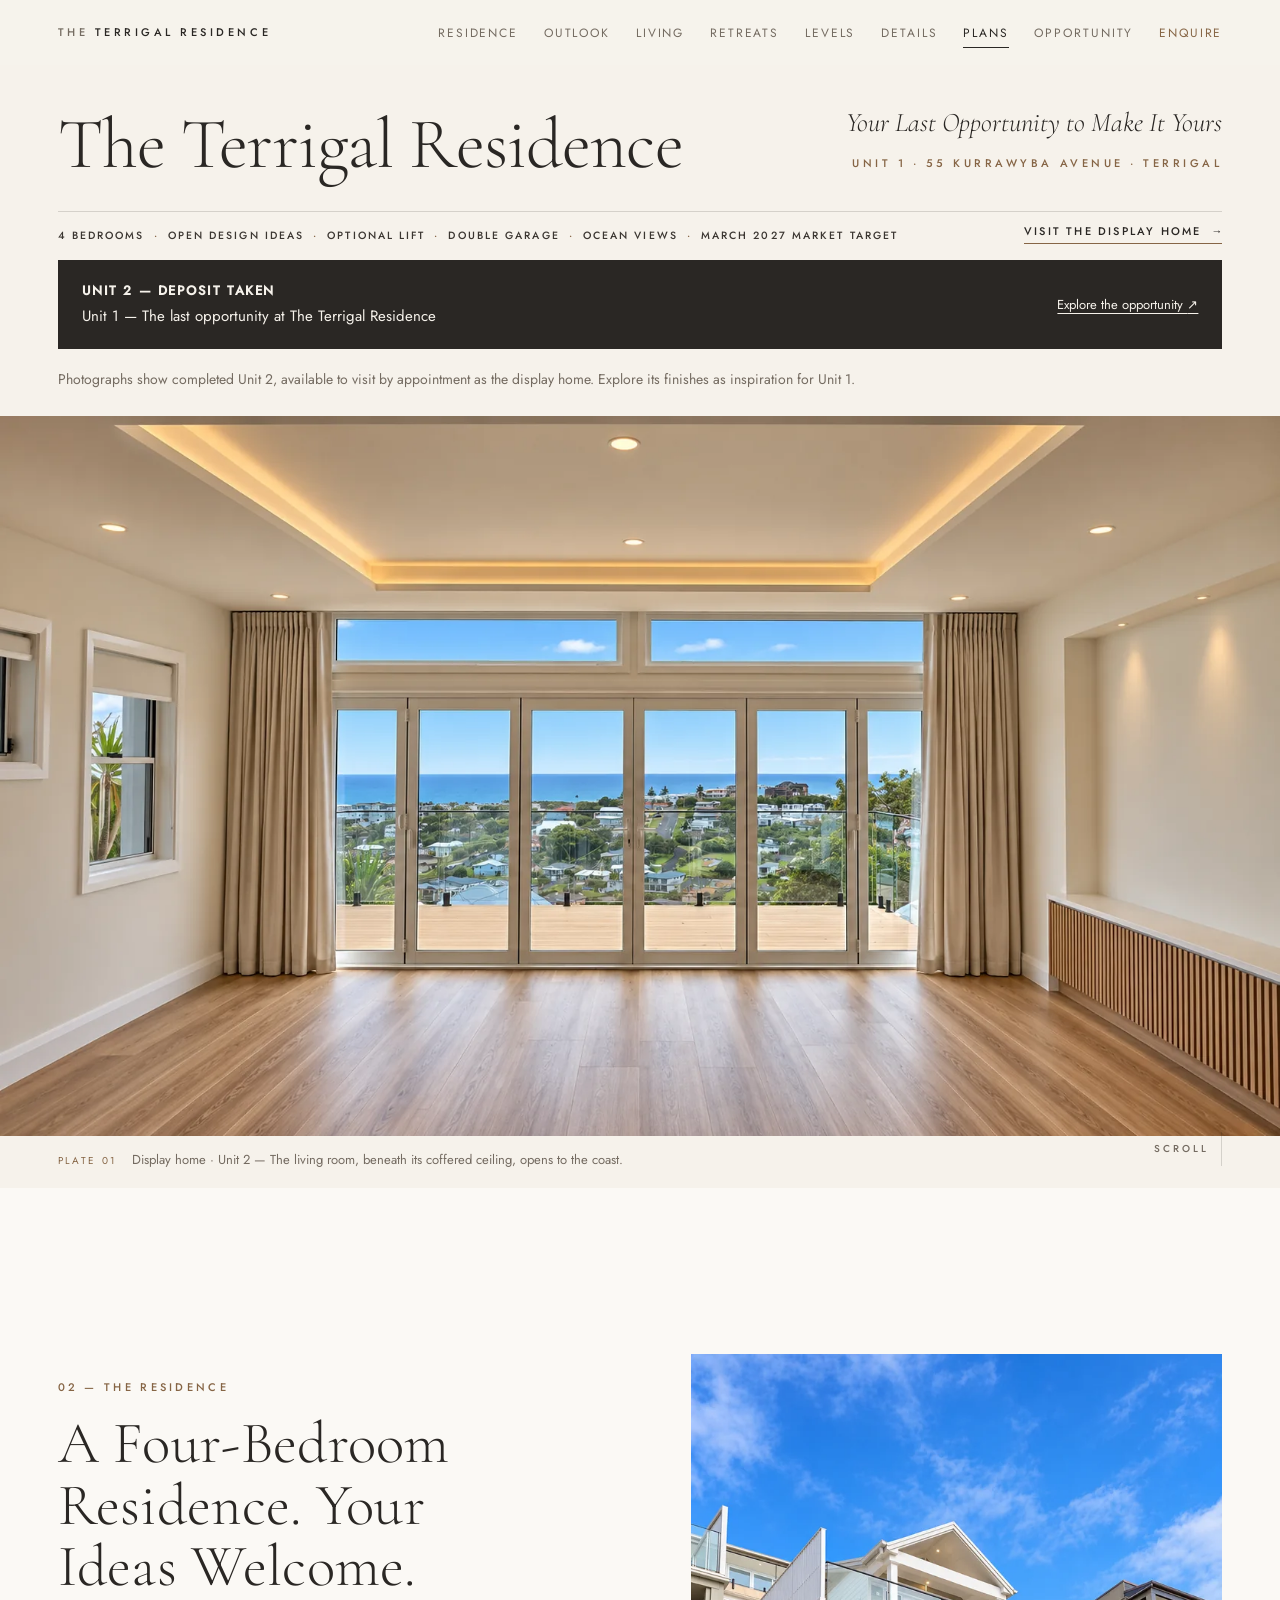
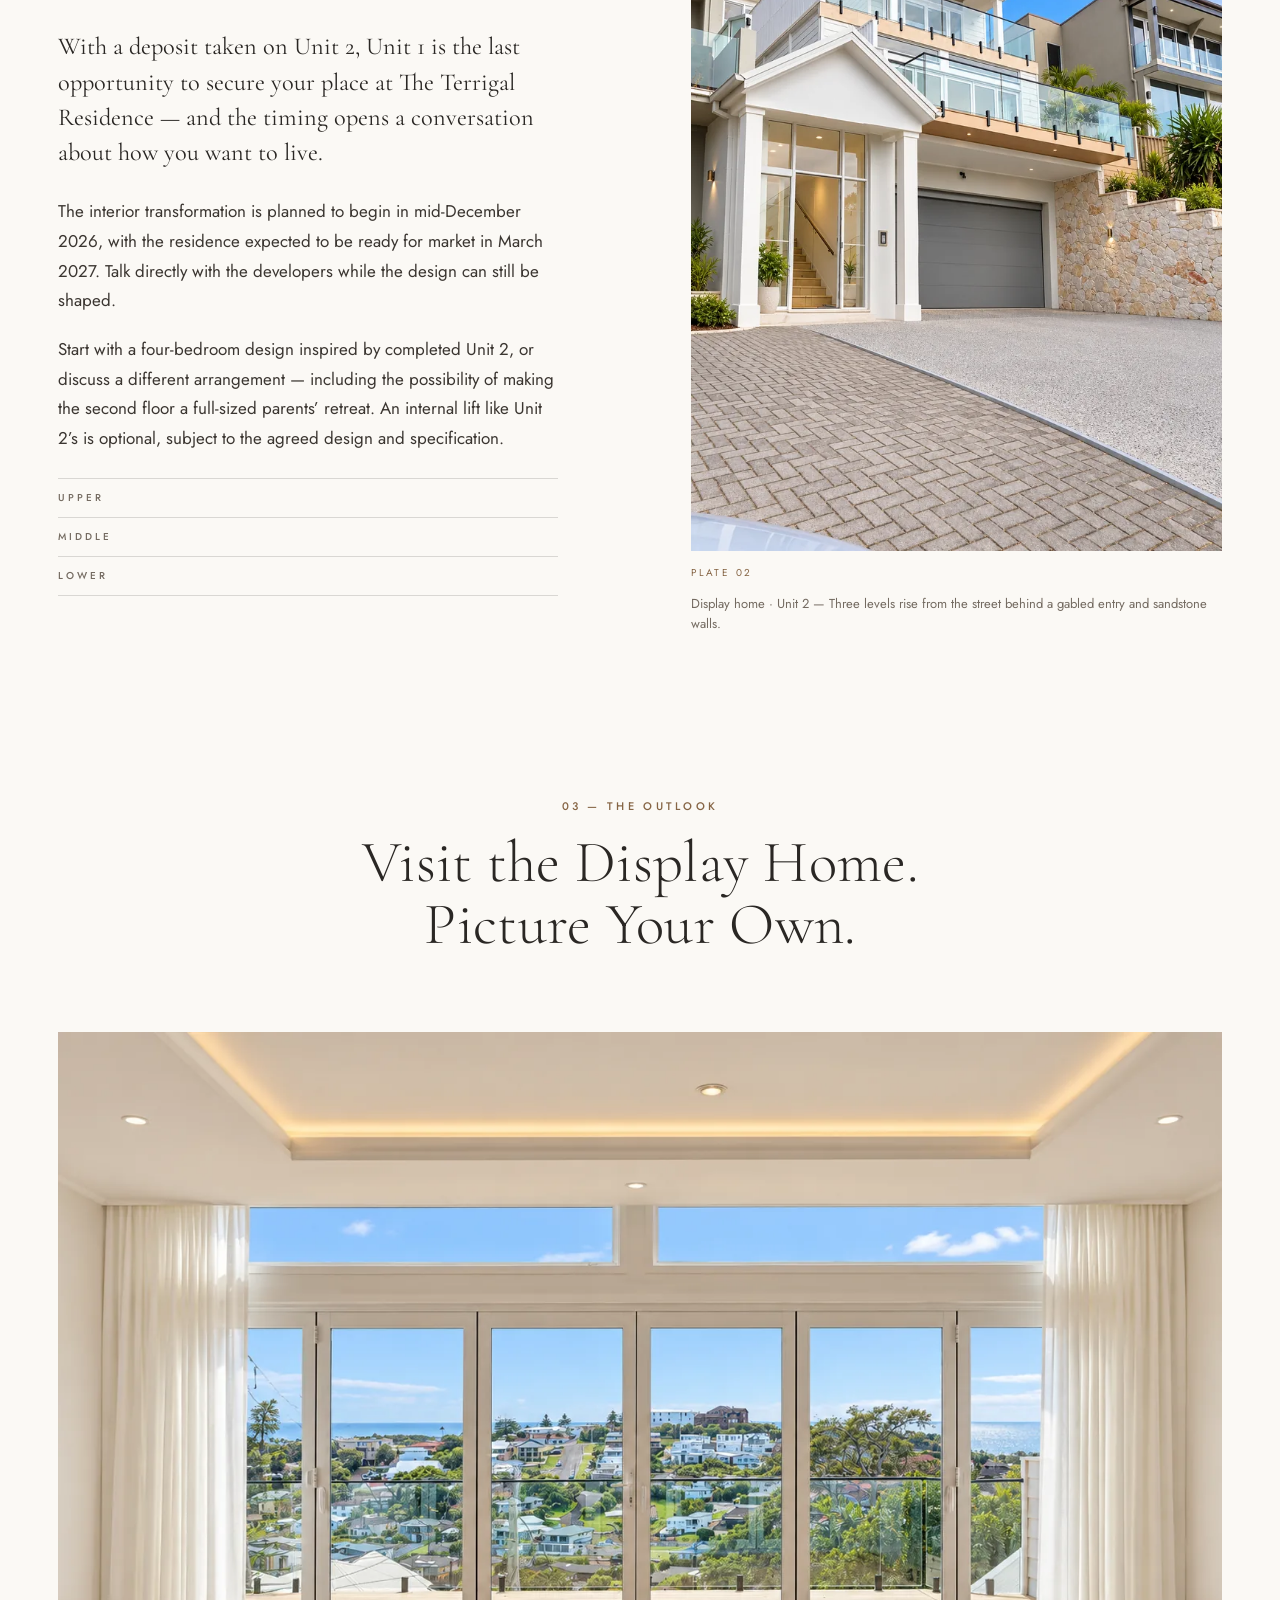
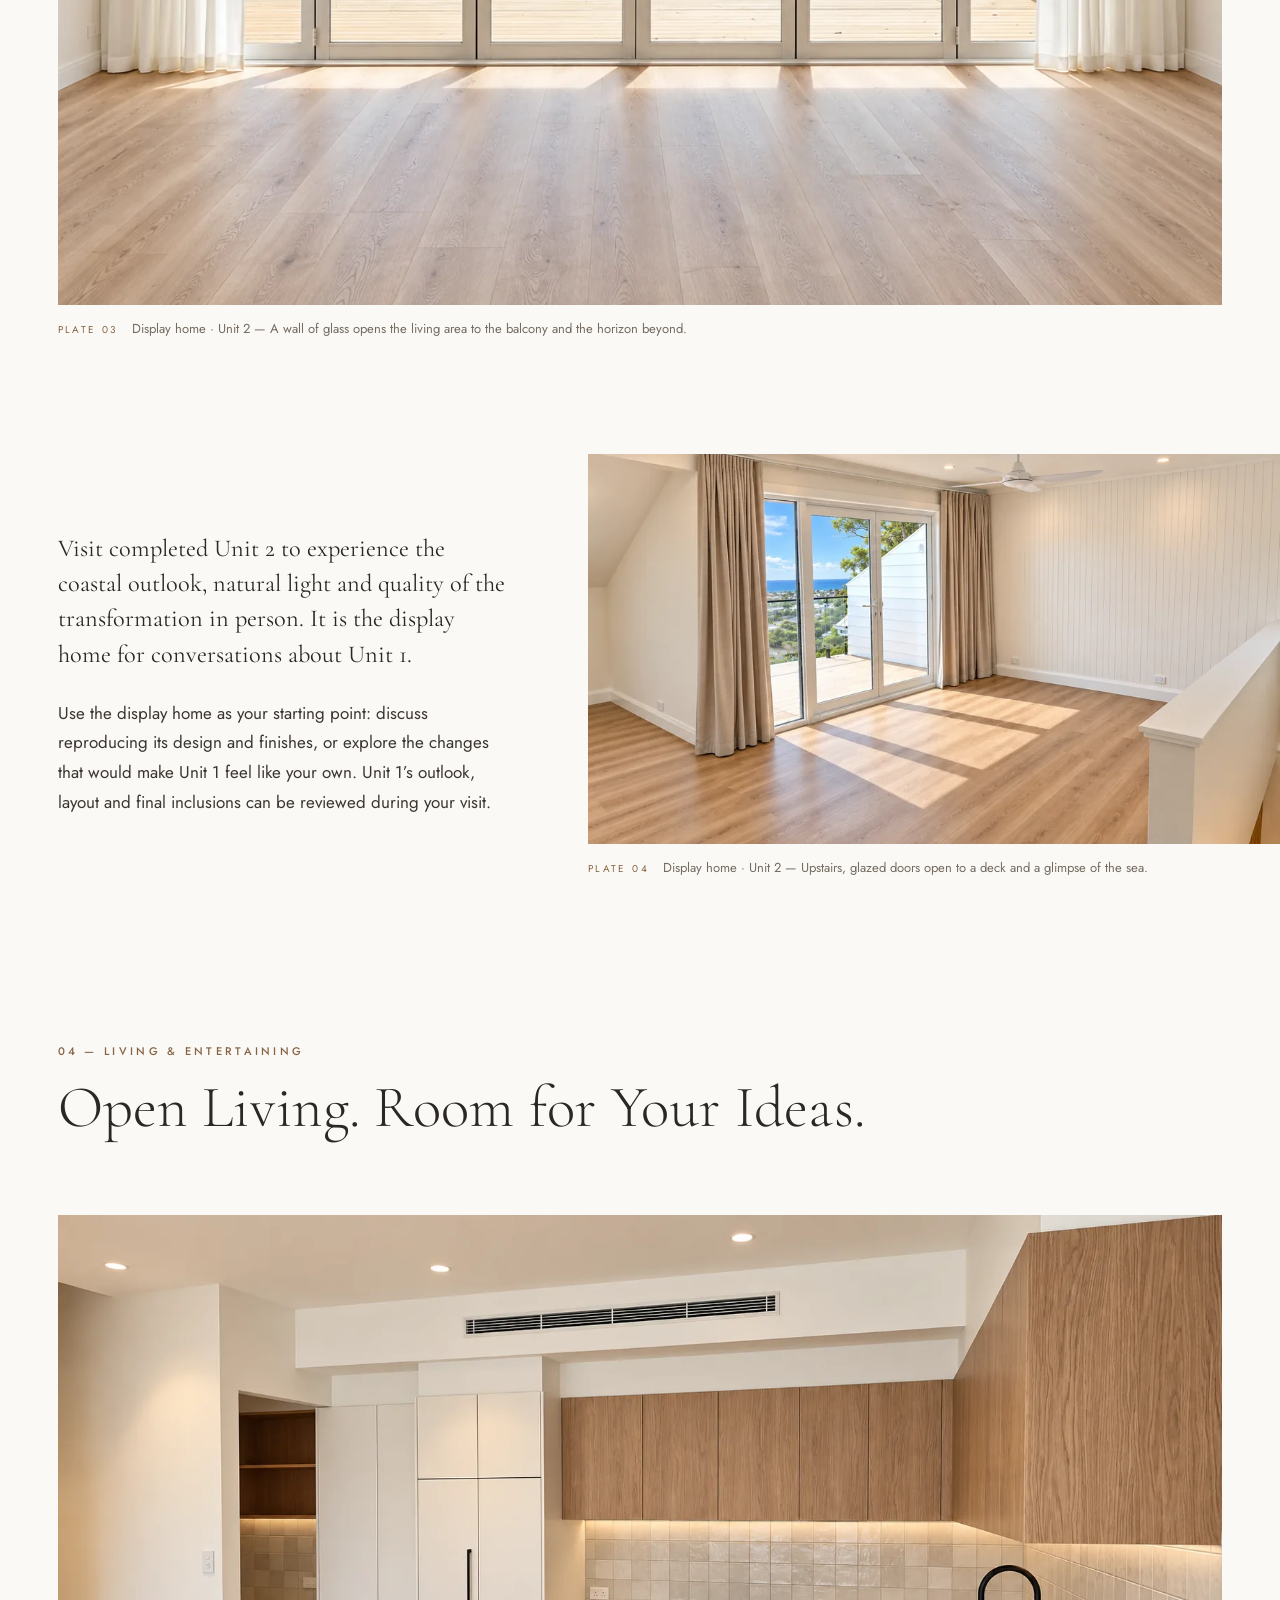
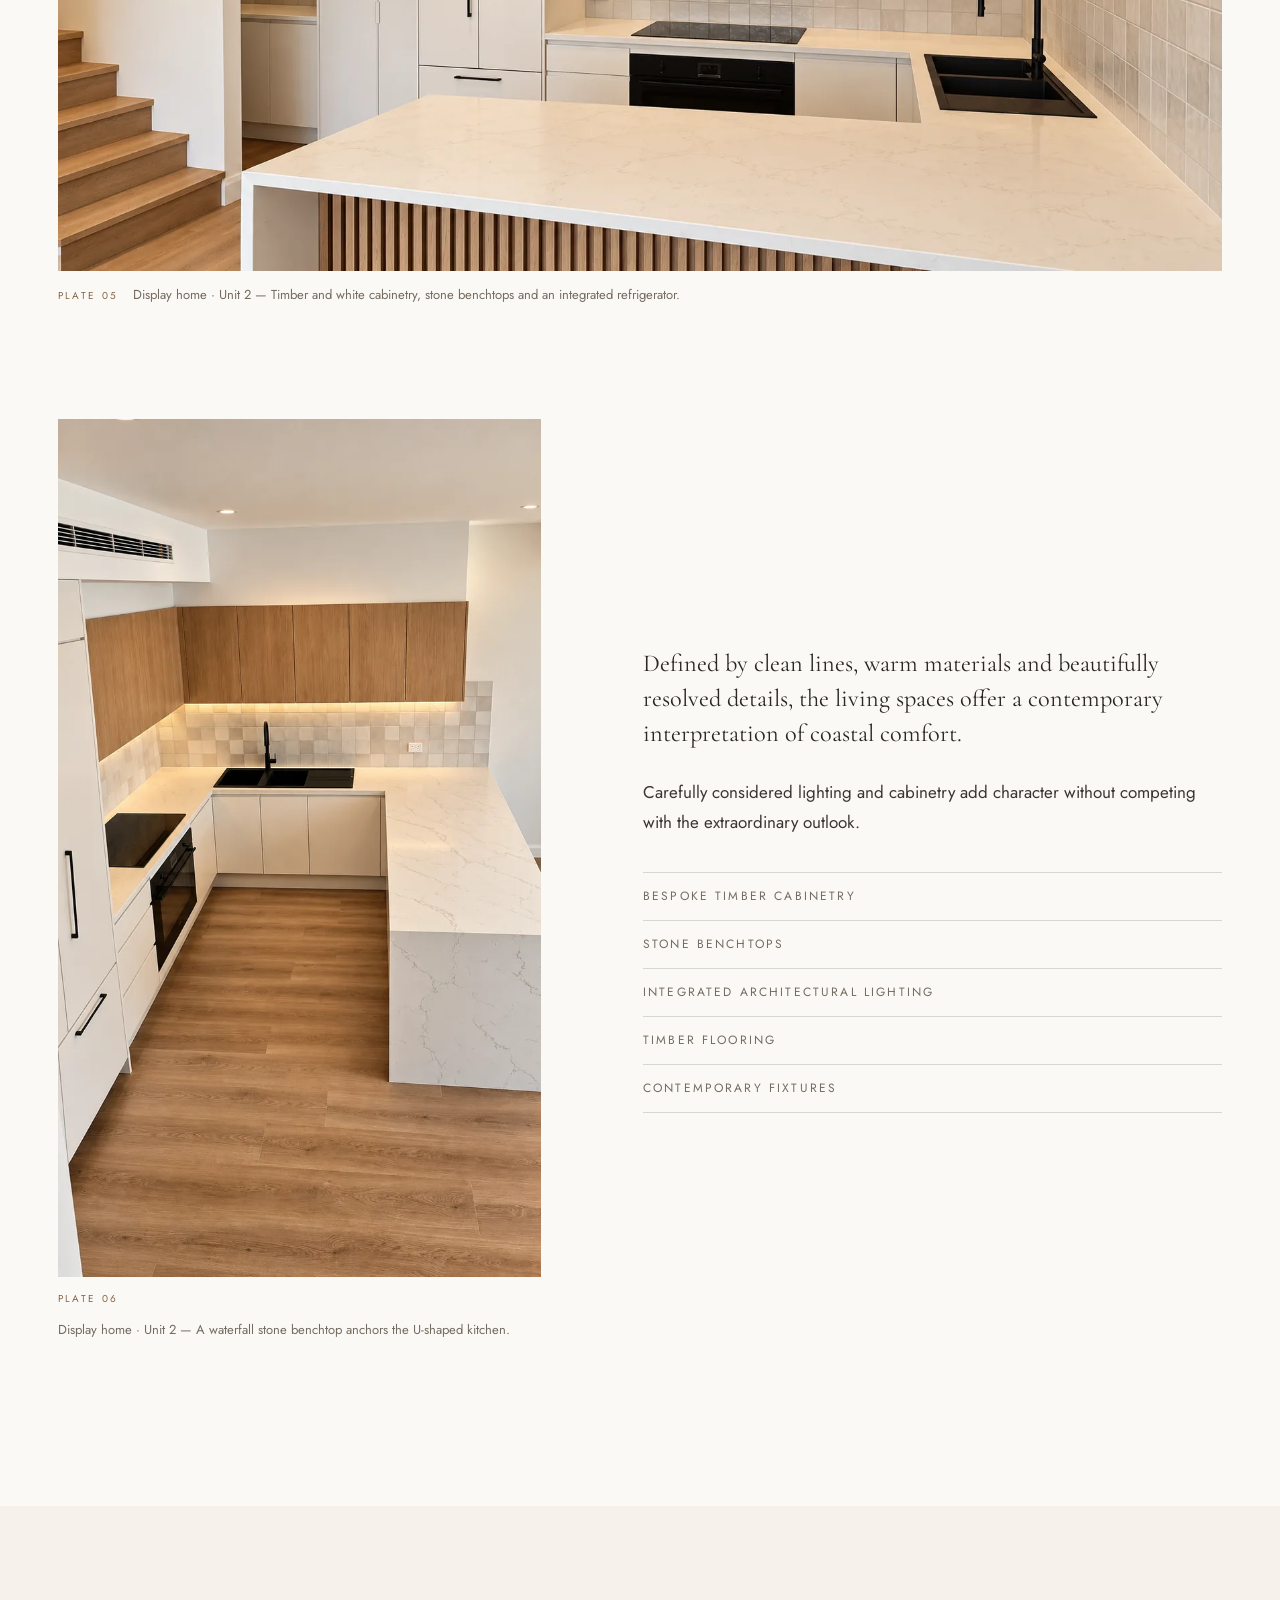
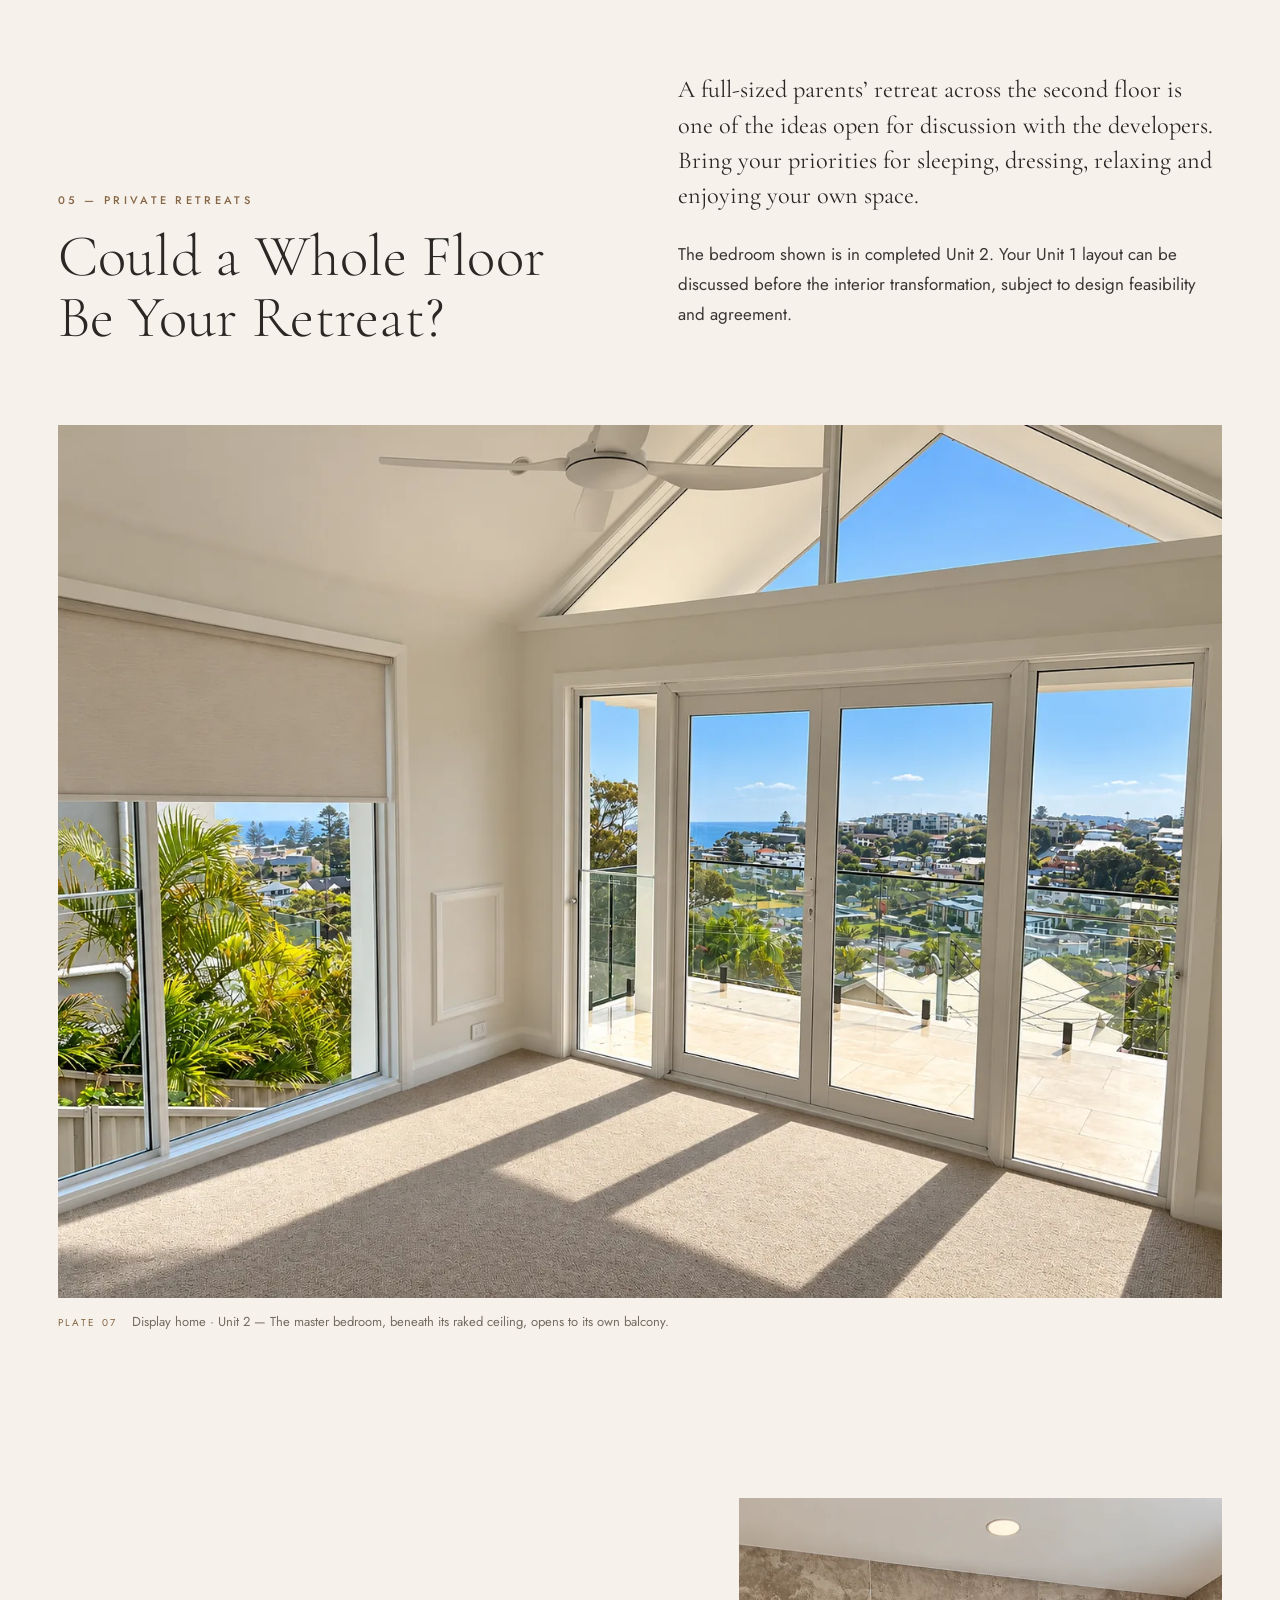
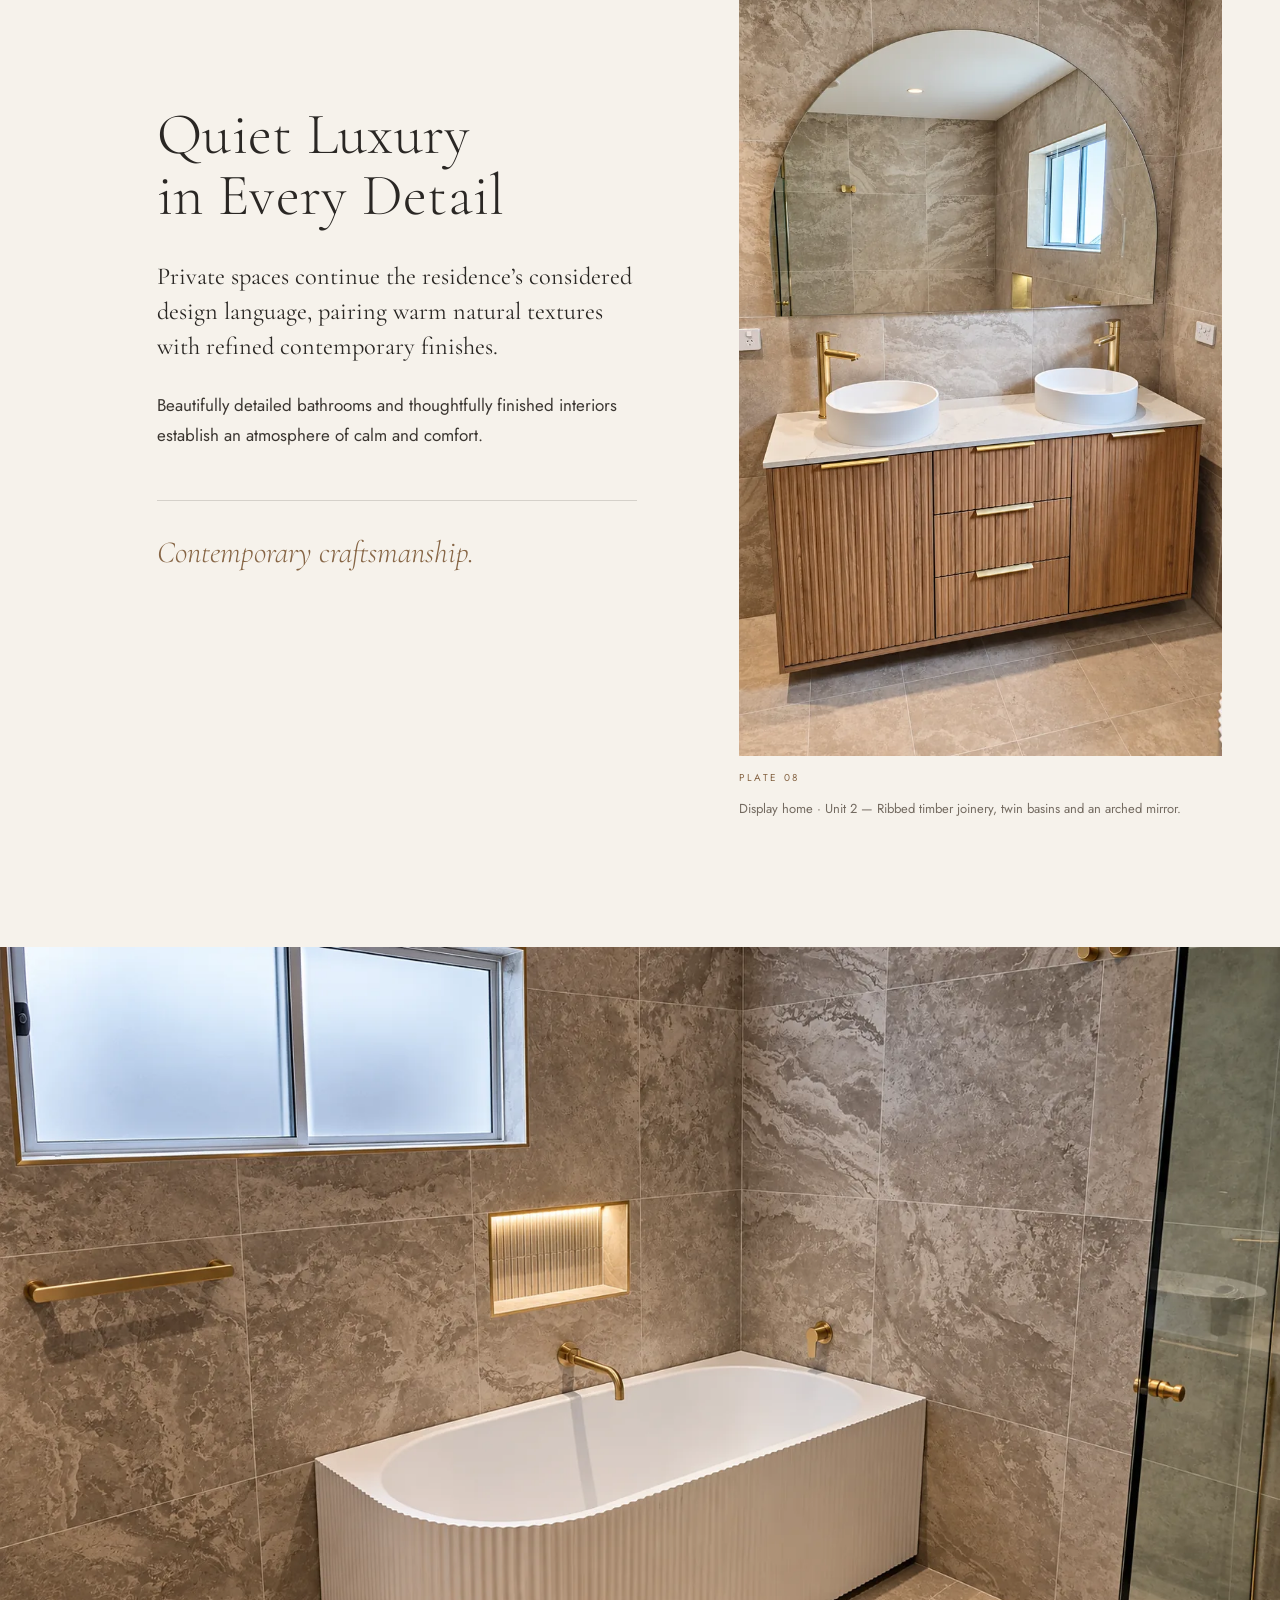
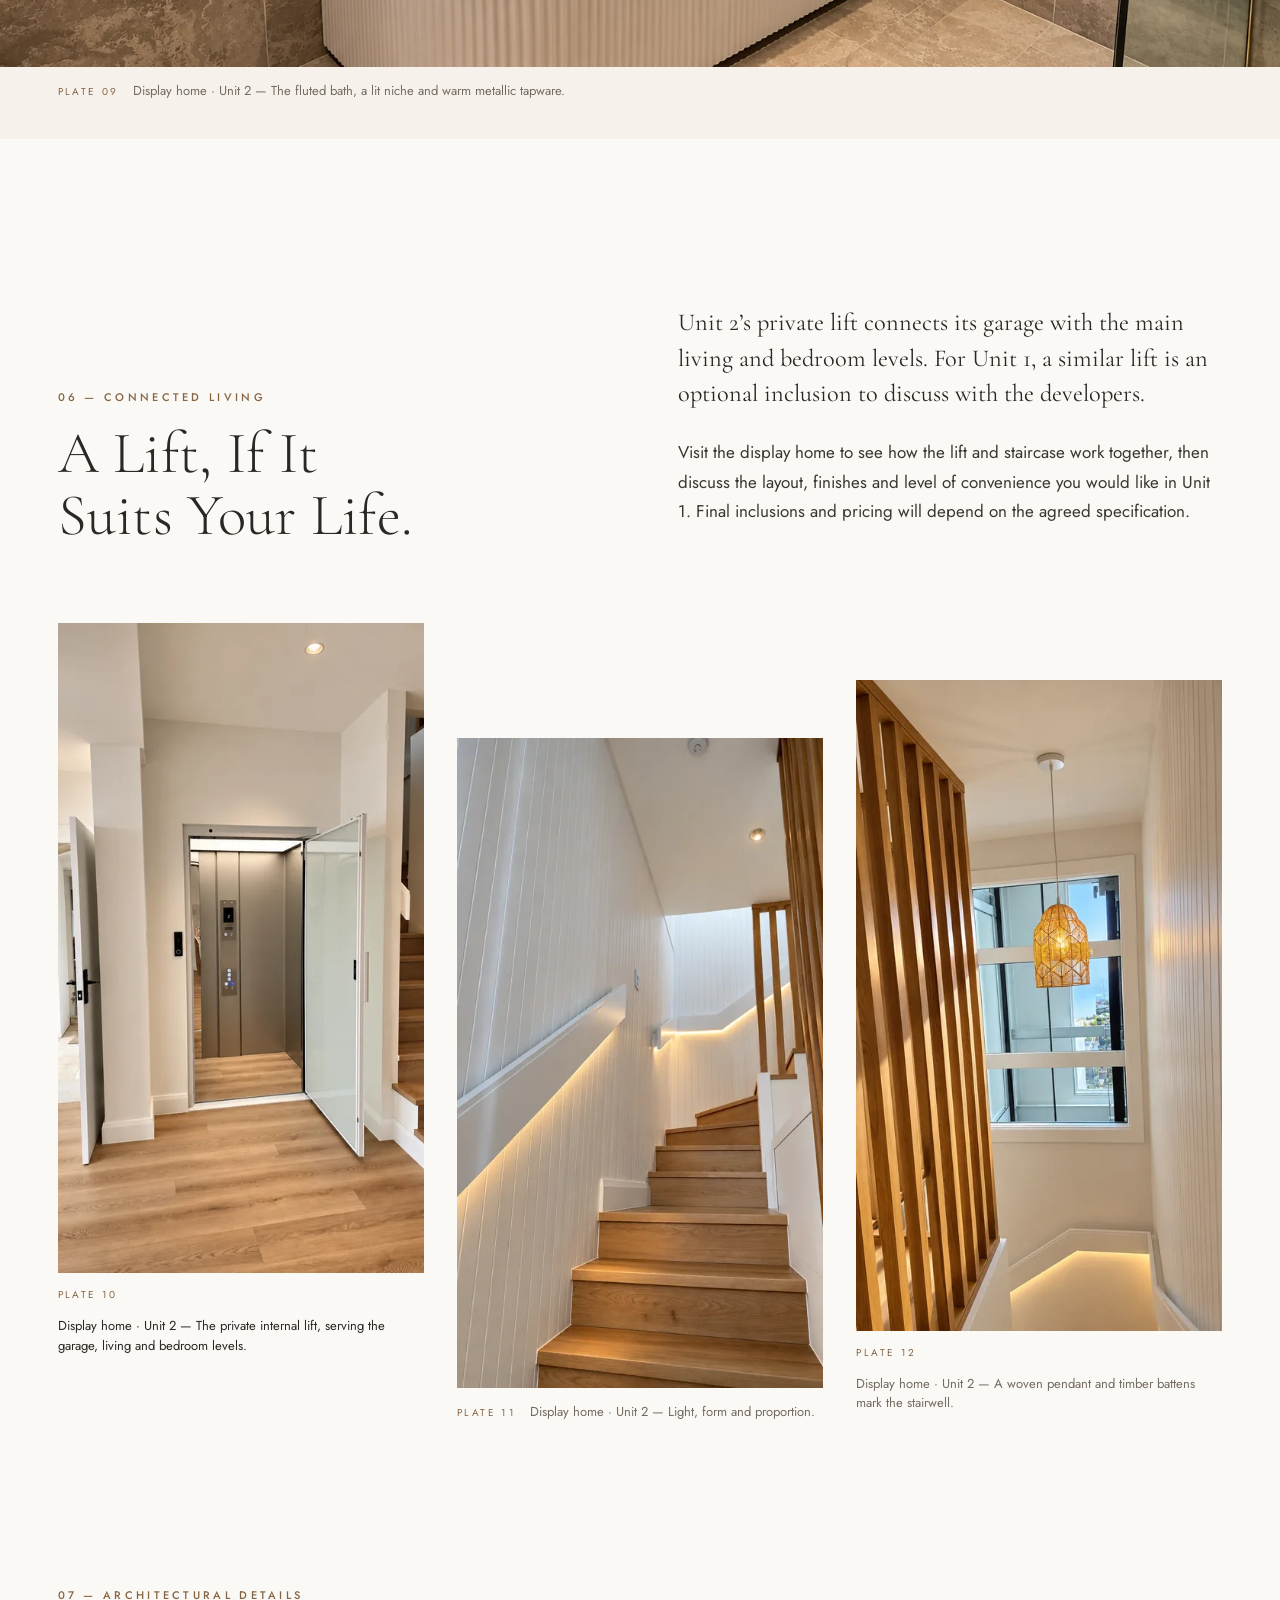
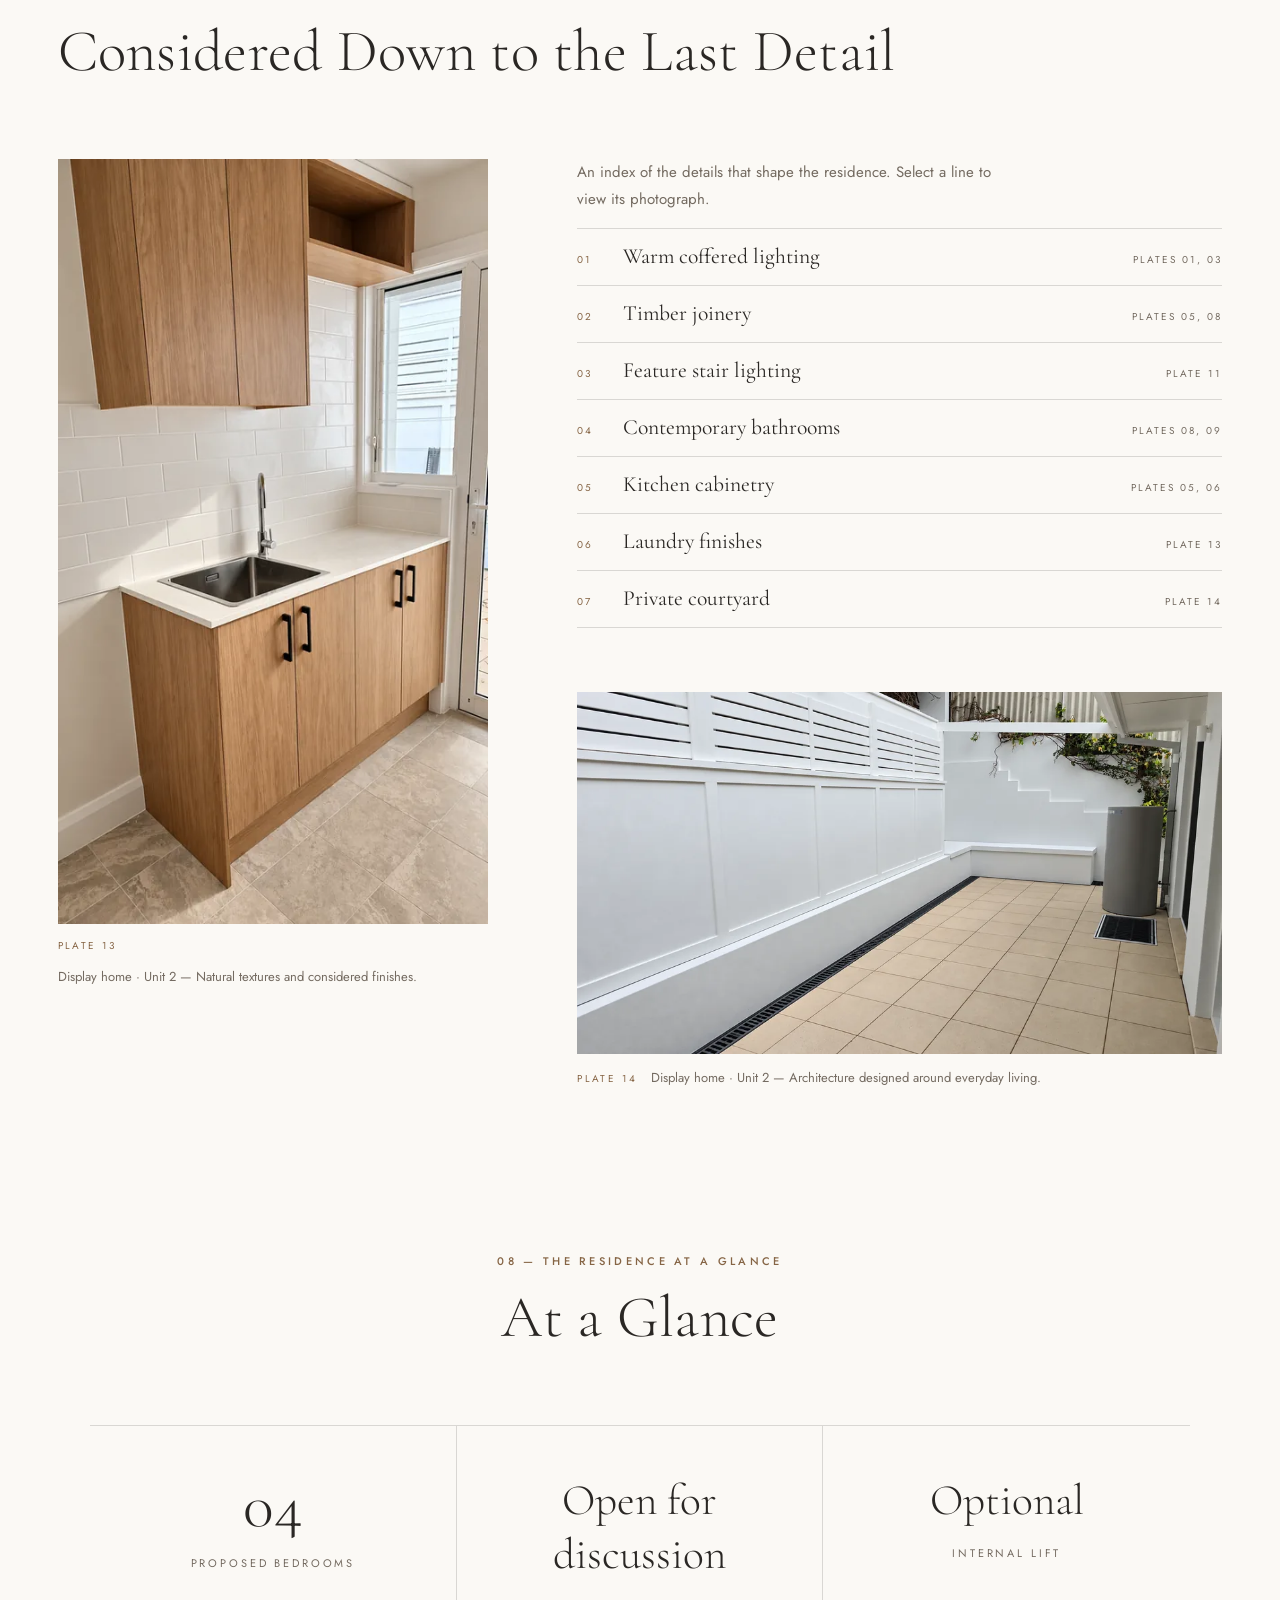
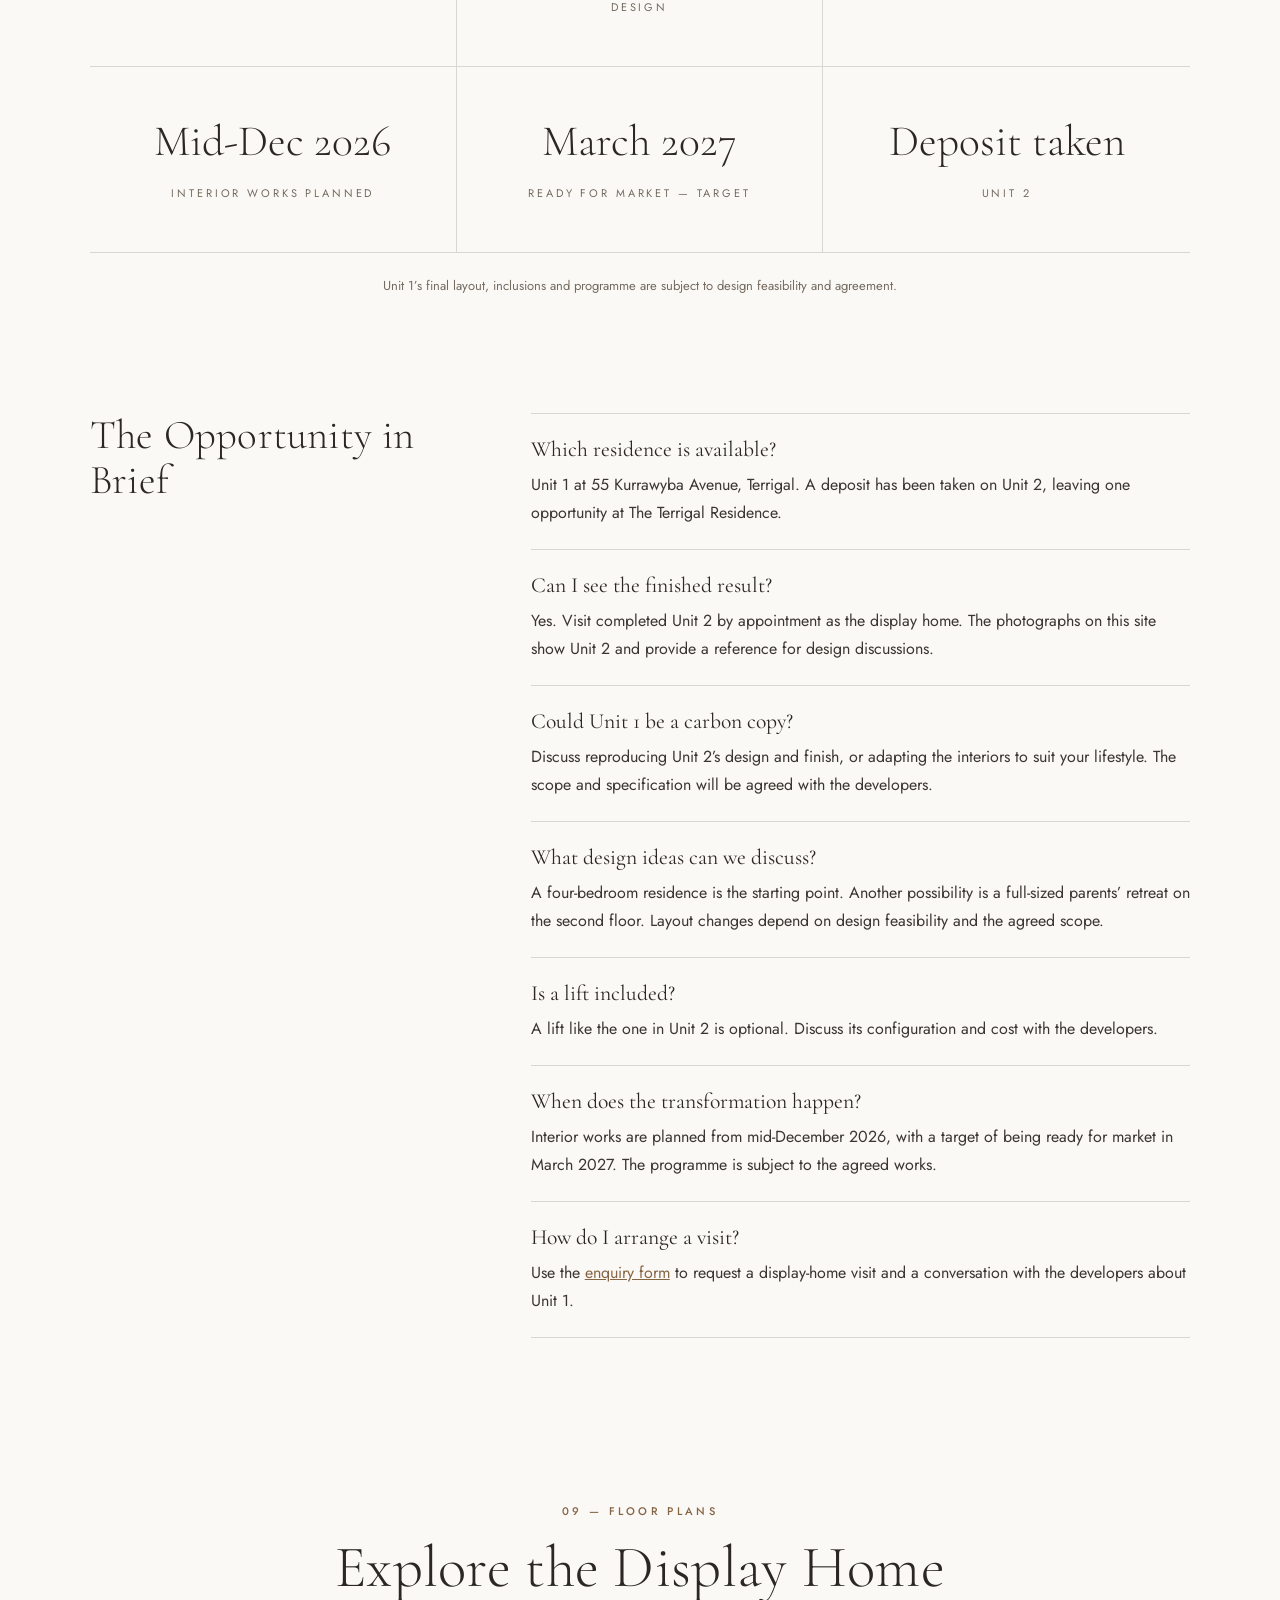
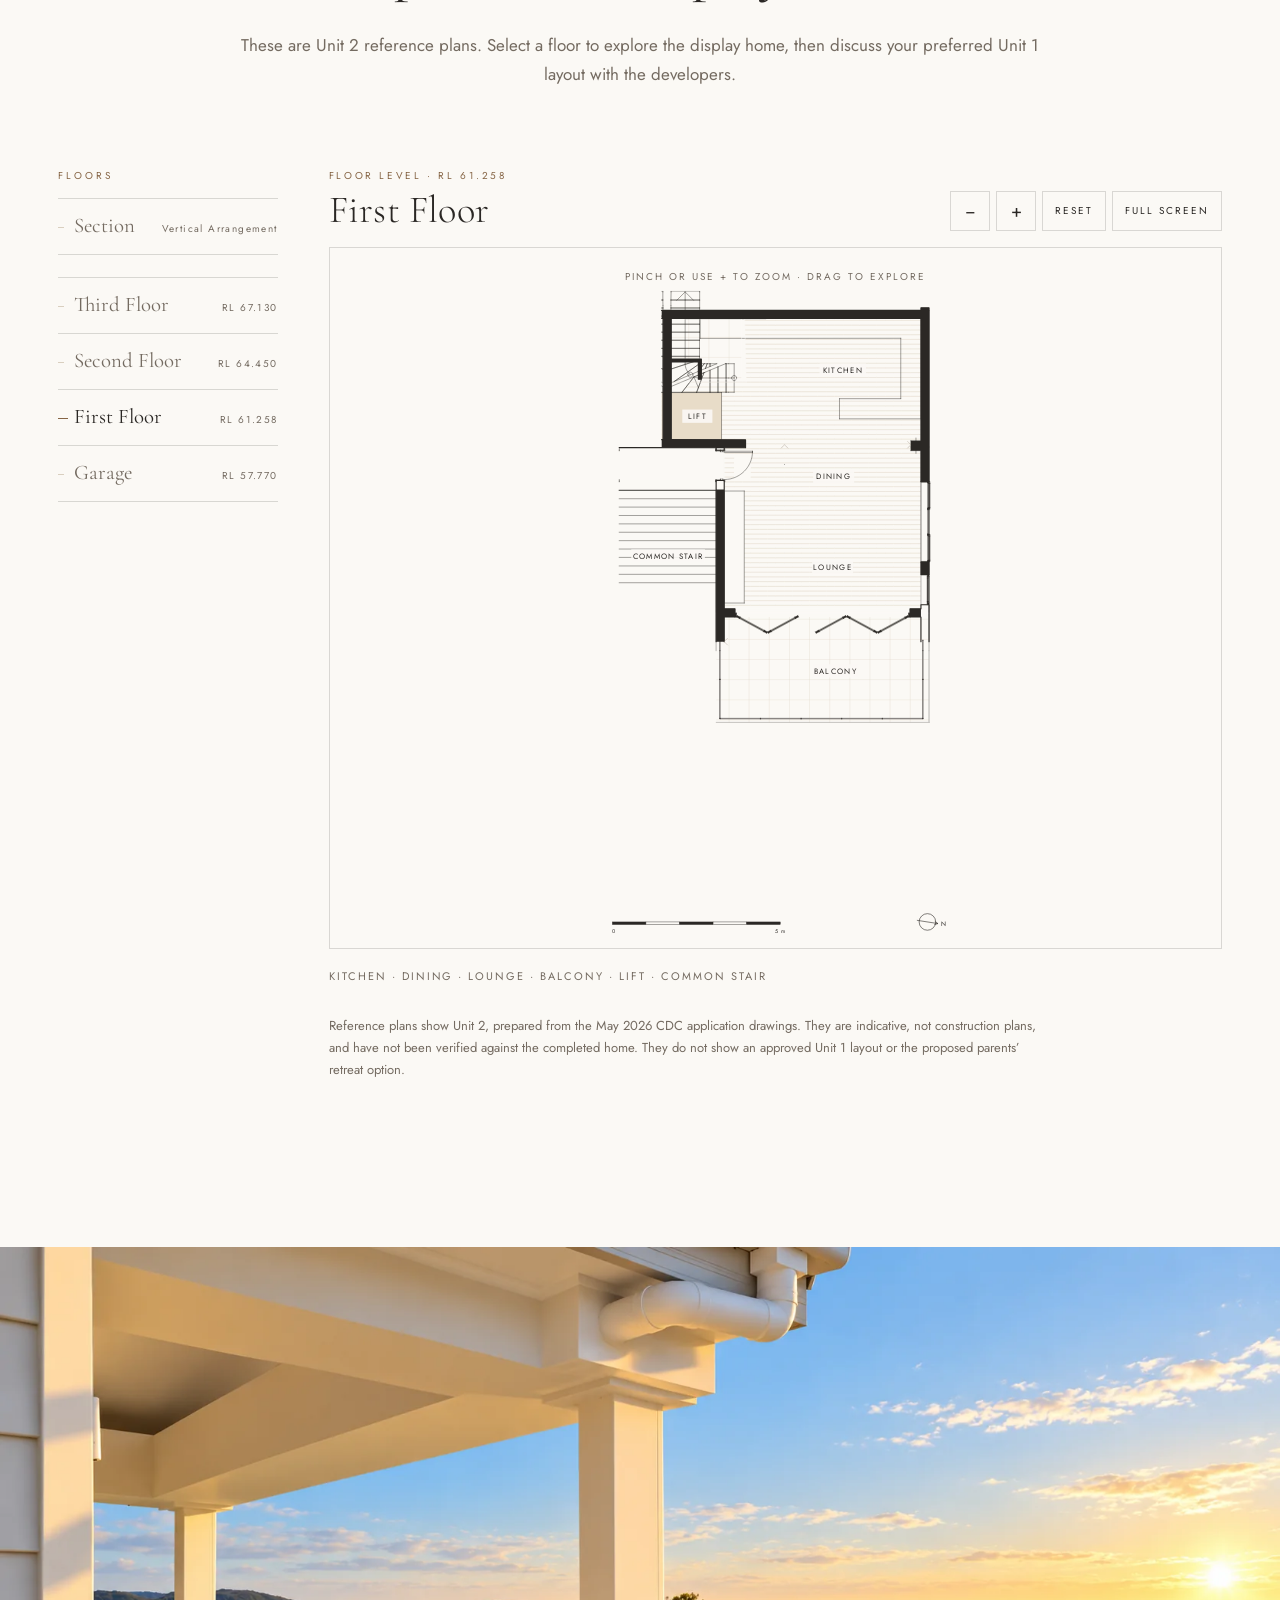
<file: index.html>
<!doctype html>
<html lang="en-AU">
<head>
  <meta charset="utf-8">
  <meta name="viewport" content="width=device-width, initial-scale=1">
  <title>Unit 1 Opportunity | The Terrigal Residence</title>
  <meta name="description" content="Unit 2 deposit taken. Discover Unit 1 at 55 Kurrawyba Avenue: a four-bedroom coastal residence with design options, an optional lift and a March 2027 market target.">
  <link rel="canonical" href="https://terrigalhousesforsale.com.au/">
  <meta name="robots" content="index, follow, max-image-preview:large">
  <meta name="theme-color" content="#F6F2EB">

  <!-- Social sharing previews (absolute URLs are required by social networks) -->
  <meta property="og:type" content="website">
  <meta property="og:site_name" content="The Terrigal Residence">
  <meta property="og:title" content="The Terrigal Residence — One Last Opportunity">
  <meta property="og:description" content="Unit 2 deposit taken. Discover Unit 1 at 55 Kurrawyba Avenue: a four-bedroom coastal residence with design options, an optional lift and a March 2027 market target.">
  <meta property="og:url" content="https://terrigalhousesforsale.com.au/">
  <meta property="og:image" content="https://terrigalhousesforsale.com.au/assets/img/og.jpg">
  <meta property="og:image:type" content="image/jpeg">
  <meta property="og:image:width" content="1200">
  <meta property="og:image:height" content="630">
  <meta property="og:image:alt" content="Ocean-view living room at The Terrigal Residence, with a coffered ceiling and full-width glazed doors">
  <meta property="og:locale" content="en_AU">
  <meta name="twitter:card" content="summary_large_image">
  <meta name="twitter:title" content="Unit 1 — Your Last Opportunity at The Terrigal Residence">
  <meta name="twitter:description" content="Unit 2 deposit taken. Discover Unit 1 at 55 Kurrawyba Avenue: a four-bedroom coastal residence with design options, an optional lift and a March 2027 market target.">
  <meta name="twitter:image" content="https://terrigalhousesforsale.com.au/assets/img/og.jpg">
  <meta name="twitter:image:alt" content="Ocean-view living room at The Terrigal Residence, with a coffered ceiling and full-width glazed doors">

  <link rel="icon" href="favicon.ico" sizes="48x48">
  <link rel="icon" href="assets/img/favicon.svg" type="image/svg+xml">
  <link rel="apple-touch-icon" href="assets/img/apple-touch-icon.png">

  <!-- Start fetching the hero photograph (the largest thing on screen) straight away -->
  <link rel="preload" as="image" type="image/webp" fetchpriority="high"
        imagesrcset="assets/img/photos/terrigal-ocean-view-living-room-480.webp 480w, assets/img/photos/terrigal-ocean-view-living-room-720.webp 720w, assets/img/photos/terrigal-ocean-view-living-room-960.webp 960w, assets/img/photos/terrigal-ocean-view-living-room-1672.webp 1672w"
        imagesizes="100vw">

  <link rel="preload" href="assets/fonts/cormorant-garamond-latin.woff2" as="font" type="font/woff2" crossorigin>
  <link rel="preload" href="assets/fonts/cormorant-garamond-italic-latin.woff2" as="font" type="font/woff2" crossorigin>
  <link rel="preload" href="assets/fonts/jost-latin.woff2" as="font" type="font/woff2" crossorigin>
  <link rel="stylesheet" href="assets/css/style.css?v=20261115-unit1">

  <script>document.documentElement.classList.add('js');</script>

  <!-- Structured data: describes the site, this page and the residence for search engines.
       Only verified facts. No price, agent, coordinates, floor area or availability until confirmed. -->
  <script type="application/ld+json">
  {
  "@context": "https://schema.org",
  "@graph": [
    {
      "@type": "WebSite",
      "@id": "https://terrigalhousesforsale.com.au/#website",
      "url": "https://terrigalhousesforsale.com.au/",
      "name": "The Terrigal Residence",
      "inLanguage": "en-AU"
    },
    {
      "@type": [
        "WebPage",
        "RealEstateListing"
      ],
      "@id": "https://terrigalhousesforsale.com.au/#webpage",
      "url": "https://terrigalhousesforsale.com.au/",
      "name": "Unit 1 Opportunity | The Terrigal Residence",
      "description": "Unit 2 deposit taken. Discover Unit 1 at 55 Kurrawyba Avenue: a four-bedroom coastal residence with design options, an optional lift and a March 2027 market target.",
      "inLanguage": "en-AU",
      "isPartOf": {
        "@id": "https://terrigalhousesforsale.com.au/#website"
      },
      "about": {
        "@id": "https://terrigalhousesforsale.com.au/#residence"
      },
      "mainEntity": {
        "@id": "https://terrigalhousesforsale.com.au/#residence"
      },
      "primaryImageOfPage": {
        "@id": "https://terrigalhousesforsale.com.au/#hero"
      }
    },
    {
      "@type": "House",
      "@id": "https://terrigalhousesforsale.com.au/#residence",
      "name": "Unit 1 — The Terrigal Residence",
      "url": "https://terrigalhousesforsale.com.au/",
      "description": "Unit 1 at 55 Kurrawyba Avenue, Terrigal. A proposed four-bedroom transformation with open design discussions, a possible full-floor parents’ retreat and an optional lift. Interior works are planned from mid-December 2026, with a March 2027 market target. Photographs and reference plans show completed Unit 2, where a deposit has been taken.",
      "numberOfBedrooms": 4,
      "address": {
        "@type": "PostalAddress",
        "addressLocality": "Terrigal",
        "addressRegion": "NSW",
        "postalCode": "2260",
        "addressCountry": "AU",
        "streetAddress": "1/55 Kurrawyba Avenue"
      },
      "containedInPlace": {
        "@type": "Place",
        "name": "Central Coast, New South Wales"
      },
      "amenityFeature": [
        {
          "@type": "LocationFeatureSpecification",
          "name": "Optional internal lift — subject to agreed design and specification"
        },
        {
          "@type": "LocationFeatureSpecification",
          "name": "Design options available for discussion"
        }
      ],
      "image": [
        {
          "@type": "ImageObject",
          "@id": "https://terrigalhousesforsale.com.au/#hero",
          "contentUrl": "https://terrigalhousesforsale.com.au/assets/img/photos/terrigal-ocean-view-living-room-1672.webp",
          "width": 1672,
          "height": 941,
          "caption": "Completed Unit 2 display home — reference for Unit 1 design discussions"
        },
        "https://terrigalhousesforsale.com.au/assets/img/photos/terrigal-three-level-residence-exterior-1024.webp",
        "https://terrigalhousesforsale.com.au/assets/img/photos/terrigal-sunlit-living-room-ocean-view-1448.webp",
        "https://terrigalhousesforsale.com.au/assets/img/photos/terrigal-contemporary-kitchen-1672.webp",
        "https://terrigalhousesforsale.com.au/assets/img/photos/terrigal-master-bedroom-balcony-views-1448.webp",
        "https://terrigalhousesforsale.com.au/assets/img/photos/terrigal-residence-private-internal-lift-941.webp",
        "https://terrigalhousesforsale.com.au/assets/img/photos/terrigal-balcony-sunrise-ocean-view-1672.webp",
        "https://terrigalhousesforsale.com.au/assets/img/photos/terrigal-residence-double-garage-941.webp"
      ]
    }
  ]
}
  </script>
  <!-- Settings, then the Google tag (Google Ads AW-10939426204 + GA4 G-EKYEZEPNP2). tracking.js installs the standard
       gtag.js snippet with consent defaults and the visitor opt-out, once per page. -->
  <script src="assets/js/site-config.js?v=20261115-gavin" defer></script>
  <script src="assets/js/tracking.js" defer></script>
</head>
<body>
  <a class="skip" href="#main">Skip to content</a>

  <!-- ============ HEADER ============ -->
  <header class="site-header" id="top">
    <div class="site-header__inner">
      <a class="wordmark" href="#top" aria-label="The Terrigal Residence — back to top">
        <span class="wordmark__the">The</span> Terrigal Residence
      </a>
      <nav class="nav" aria-label="Sections">
        <ul class="nav__list">
          <li><a href="#residence">Residence</a></li>
          <li><a href="#outlook">Outlook</a></li>
          <li><a href="#living">Living</a></li>
          <li><a href="#retreats">Retreats</a></li>
          <li><a href="#connected">Levels</a></li>
          <li><a href="#details">Details</a></li>
          <li><a href="#plans">Plans</a></li>
          <li><a href="#listing">Opportunity</a></li>
          <li><a class="nav__enquire" href="#inspections">Enquire</a></li>
        </ul>
      </nav>
      <button class="menu-toggle" type="button" aria-expanded="false" aria-controls="menu">Menu</button>
    </div>
  </header>

  <div class="menu" id="menu" hidden>
    <nav aria-label="Sections (menu)">
      <ol class="menu__list">
        <li><a href="#residence"><span>02</span>The Residence</a></li>
        <li><a href="#outlook"><span>03</span>The Outlook</a></li>
        <li><a href="#living"><span>04</span>Living &amp; Entertaining</a></li>
        <li><a href="#retreats"><span>05</span>Private Retreats</a></li>
        <li><a href="#connected"><span>06</span>Connected Living</a></li>
        <li><a href="#details"><span>07</span>Architectural Details</a></li>
        <li><a href="#glance"><span>08</span>At a Glance</a></li>
        <li><a href="#plans"><span>09</span>Floor Plans</a></li>
        <li><a href="#lifestyle"><span>10</span>The Terrigal Lifestyle</a></li>
        <li><a href="#listing"><span>11</span>The Opportunity</a></li>
        <li><a href="#inspections"><span>12</span>Visit the Display Home</a></li>
      </ol>
    </nav>
  </div>

  <main id="main">

    <!-- ============ 01 ARRIVAL ============ -->
    <section class="arrival" aria-labelledby="title">
      <div class="masthead">
        <h1 class="masthead__title" id="title">The Terrigal Residence</h1>
        <div class="masthead__aside">
          <p class="masthead__headline">Your Last Opportunity to Make It Yours</p>
          <p class="masthead__place">Unit 1 · 55 Kurrawyba Avenue <span aria-hidden="true">·</span> Terrigal</p>
        </div>
      </div>

      <!-- Key facts and the inspection action, visible on arrival (no overlay on the photograph) -->
      <div class="keyfacts">
        <ul class="keyfacts__list" aria-label="Key features">
          <li>4 Bedrooms</li>
          <li>Open Design Ideas</li>
          <li>Optional Lift</li>
          <li>Double Garage</li>
          <li>Ocean Views</li>
          <li>March 2027 Market Target</li>
        </ul>
        <a class="keyfacts__cta" href="#inspections">Visit the Display Home</a>
      </div>

      <div class="opportunity-banner">
        <p><strong>Unit 2 — Deposit Taken</strong><span>Unit 1 — The last opportunity at The Terrigal Residence</span></p>
        <a href="#listing">Explore the opportunity <span aria-hidden="true">↗</span></a>
      </div>
      <p class="display-note">Photographs show completed Unit 2, available to visit by appointment as the display home. Explore its finishes as inspiration for Unit 1.</p>
      <figure class="plate plate--hero">
        <button class="plate__btn" type="button" data-plate>
          <img src="assets/img/photos/terrigal-ocean-view-living-room-1672.webp"
               srcset="assets/img/photos/terrigal-ocean-view-living-room-480.webp 480w, assets/img/photos/terrigal-ocean-view-living-room-720.webp 720w, assets/img/photos/terrigal-ocean-view-living-room-960.webp 960w, assets/img/photos/terrigal-ocean-view-living-room-1672.webp 1672w"
               sizes="100vw" width="1672" height="941" fetchpriority="high" decoding="async"
               alt="Ocean-view living room at The Terrigal Residence, with a recessed coffered ceiling washed in warm light, oak-toned timber floor, full-width glazed doors framed by linen curtains opening to a deck and the ocean, and ribbed timber cabinetry along the right wall">
        </button>
        <figcaption><span class="plate__no">Plate 01</span>Display home · Unit 2 — The living room, beneath its coffered ceiling, opens to the coast.</figcaption>
      </figure>

      <a class="scroll-cue" href="#residence"><span>Scroll</span><i aria-hidden="true"></i></a>
    </section>

    <!-- ============ 02 THE RESIDENCE ============ -->
    <section class="section residence" id="residence" aria-labelledby="h-residence">
      <div class="residence__grid">
        <div class="residence__text reveal">
          <p class="eyebrow">02 — The Residence</p>
          <h2 id="h-residence">A Four-Bedroom Residence. Your Ideas Welcome.</h2>
          <p class="lede">With a deposit taken on Unit 2, Unit 1 is the last opportunity to secure your place at The Terrigal Residence — and the timing opens a conversation about how you want to live.</p>
          <p>The interior transformation is planned to begin in mid-December 2026, with the residence expected to be ready for market in March 2027. Talk directly with the developers while the design can still be shaped.</p>
          <p>Start with a four-bedroom design inspired by completed Unit 2, or discuss a different arrangement — including the possibility of making the second floor a full-sized parents’ retreat. An internal lift like Unit 2’s is optional, subject to the agreed design and specification.</p>
          <p class="residence__levels" aria-label="Three levels">
            <span>Upper</span><span>Middle</span><span>Lower</span>
          </p>
        </div>
        <figure class="plate plate--portrait residence__plate reveal">
          <button class="plate__btn" type="button" data-plate>
            <img src="assets/img/photos/terrigal-three-level-residence-exterior-960.webp"
                 srcset="assets/img/photos/terrigal-three-level-residence-exterior-480.webp 480w, assets/img/photos/terrigal-three-level-residence-exterior-720.webp 720w, assets/img/photos/terrigal-three-level-residence-exterior-960.webp 960w, assets/img/photos/terrigal-three-level-residence-exterior-1024.webp 1024w"
                 sizes="(min-width: 900px) 46vw, 100vw" width="1024" height="1536" loading="lazy" decoding="async"
                 alt="Street view of the three-level Terrigal residence: a gabled entry portico with full-height glazing, a grey garage door, sandstone retaining walls, and three levels of balconies with frameless glass balustrades above">
          </button>
          <figcaption><span class="plate__no">Plate 02</span>Display home · Unit 2 — Three levels rise from the street behind a gabled entry and sandstone walls.</figcaption>
        </figure>
      </div>
    </section>

    <!-- ============ 03 THE OUTLOOK ============ -->
    <section class="section outlook" id="outlook" aria-labelledby="h-outlook">
      <header class="section-head section-head--center reveal">
        <p class="eyebrow">03 — The Outlook</p>
        <h2 id="h-outlook">Visit the Display Home. Picture Your Own.</h2>
      </header>

      <figure class="plate plate--wide reveal">
        <button class="plate__btn" type="button" data-plate>
          <img src="assets/img/photos/terrigal-sunlit-living-room-ocean-view-1448.webp"
               srcset="assets/img/photos/terrigal-sunlit-living-room-ocean-view-480.webp 480w, assets/img/photos/terrigal-sunlit-living-room-ocean-view-720.webp 720w, assets/img/photos/terrigal-sunlit-living-room-ocean-view-960.webp 960w, assets/img/photos/terrigal-sunlit-living-room-ocean-view-1448.webp 1448w"
               sizes="(min-width: 1400px) 1300px, 100vw" width="1448" height="1086" loading="lazy" decoding="async"
               alt="Sunlit Terrigal living room with a wall of glazed doors and highlight windows beneath a softly lit ceiling, sheer white curtains, and a timber deck with glass balustrade overlooking rooftops to the ocean">
        </button>
        <figcaption><span class="plate__no">Plate 03</span>Display home · Unit 2 — A wall of glass opens the living area to the balcony and the horizon beyond.</figcaption>
      </figure>

      <div class="outlook__pair">
        <div class="outlook__text reveal">
          <p class="lede">Visit completed Unit 2 to experience the coastal outlook, natural light and quality of the transformation in person. It is the display home for conversations about Unit 1.</p>
          <p>Use the display home as your starting point: discuss reproducing its design and finishes, or explore the changes that would make Unit 1 feel like your own. Unit 1’s outlook, layout and final inclusions can be reviewed during your visit.</p>
        </div>
        <figure class="plate plate--offset reveal">
          <button class="plate__btn" type="button" data-plate>
            <img src="assets/img/photos/terrigal-upper-level-room-ocean-view-960.webp"
                 srcset="assets/img/photos/terrigal-upper-level-room-ocean-view-480.webp 480w, assets/img/photos/terrigal-upper-level-room-ocean-view-720.webp 720w, assets/img/photos/terrigal-upper-level-room-ocean-view-960.webp 960w, assets/img/photos/terrigal-upper-level-room-ocean-view-1671.webp 1671w"
                 sizes="(min-width: 900px) 58vw, 100vw" width="1671" height="941" loading="lazy" decoding="async"
                 alt="Upper-level room in the Terrigal residence with a raked ceiling, ceiling fan, vertically panelled wall and timber floor, where sunlight falls through glazed doors that open to a deck and an ocean view">
          </button>
          <figcaption><span class="plate__no">Plate 04</span>Display home · Unit 2 — Upstairs, glazed doors open to a deck and a glimpse of the sea.</figcaption>
        </figure>
      </div>
    </section>

    <!-- ============ 04 LIVING & ENTERTAINING ============ -->
    <section class="section living" id="living" aria-labelledby="h-living">
      <header class="section-head reveal">
        <p class="eyebrow">04 — Living &amp; Entertaining</p>
        <h2 id="h-living">Open Living. Room for Your Ideas.</h2>
      </header>

      <figure class="plate plate--wide reveal">
        <button class="plate__btn" type="button" data-plate>
          <img src="assets/img/photos/terrigal-contemporary-kitchen-1672.webp"
               srcset="assets/img/photos/terrigal-contemporary-kitchen-480.webp 480w, assets/img/photos/terrigal-contemporary-kitchen-720.webp 720w, assets/img/photos/terrigal-contemporary-kitchen-960.webp 960w, assets/img/photos/terrigal-contemporary-kitchen-1672.webp 1672w"
               sizes="(min-width: 1400px) 1300px, 100vw" width="1672" height="941" loading="lazy" decoding="async"
               alt="Contemporary kitchen in the Terrigal residence, with timber-finish overhead cabinetry above a softly lit tiled splashback, white tall cabinetry with an integrated refrigerator, black cooktop, oven and sink, and a stone-topped peninsula with a slatted timber base">
        </button>
        <figcaption><span class="plate__no">Plate 05</span>Display home · Unit 2 — Timber and white cabinetry, stone benchtops and an integrated refrigerator.</figcaption>
      </figure>

      <div class="living__pair">
        <figure class="plate plate--portrait living__plate reveal">
          <button class="plate__btn" type="button" data-plate>
            <img src="assets/img/photos/terrigal-kitchen-waterfall-stone-benchtop-941.webp"
                 srcset="assets/img/photos/terrigal-kitchen-waterfall-stone-benchtop-480.webp 480w, assets/img/photos/terrigal-kitchen-waterfall-stone-benchtop-720.webp 720w, assets/img/photos/terrigal-kitchen-waterfall-stone-benchtop-941.webp 941w"
                 sizes="(min-width: 900px) 38vw, 100vw" width="941" height="1672" loading="lazy" decoding="async"
                 alt="U-shaped kitchen seen from above, with a veined stone benchtop that falls to the floor in a waterfall edge, handleless white base cabinets, a black sink and tapware, and timber overhead cabinetry with under-cabinet lighting">
          </button>
          <figcaption><span class="plate__no">Plate 06</span>Display home · Unit 2 — A waterfall stone benchtop anchors the U-shaped kitchen.</figcaption>
        </figure>
        <div class="living__text reveal">
          <p class="lede">Defined by clean lines, warm materials and beautifully resolved details, the living spaces offer a contemporary interpretation of coastal comfort.</p>
          <p>Carefully considered lighting and cabinetry add character without competing with the extraordinary outlook.</p>
          <ul class="materials" aria-label="Materials and finishes">
            <li>Bespoke timber cabinetry</li>
            <li>Stone benchtops</li>
            <li>Integrated architectural lighting</li>
            <li>Timber flooring</li>
            <li>Contemporary fixtures</li>
          </ul>
        </div>
      </div>
    </section>

    <!-- ============ 05 PRIVATE RETREATS ============ -->
    <section class="section retreats" id="retreats" aria-labelledby="h-retreats">
      <!-- Master bedroom feature -->
      <header class="section-head section-head--split reveal">
        <div>
          <p class="eyebrow">05 — Private Retreats</p>
          <h2 id="h-retreats">Could a Whole Floor Be Your Retreat?</h2>
        </div>
        <div>
          <p class="lede">A full-sized parents’ retreat across the second floor is one of the ideas open for discussion with the developers. Bring your priorities for sleeping, dressing, relaxing and enjoying your own space.</p>
          <p>The bedroom shown is in completed Unit 2. Your Unit 1 layout can be discussed before the interior transformation, subject to design feasibility and agreement.</p>
        </div>
      </header>

      <figure class="plate plate--wide retreats__bedroom reveal">
        <button class="plate__btn" type="button" data-plate>
          <img src="assets/img/photos/terrigal-master-bedroom-balcony-views-1448.webp"
               srcset="assets/img/photos/terrigal-master-bedroom-balcony-views-480.webp 480w, assets/img/photos/terrigal-master-bedroom-balcony-views-720.webp 720w, assets/img/photos/terrigal-master-bedroom-balcony-views-960.webp 960w, assets/img/photos/terrigal-master-bedroom-balcony-views-1448.webp 1448w"
               sizes="(min-width: 1400px) 1300px, 100vw" width="1448" height="1086" loading="lazy" decoding="async"
               alt="Terrigal master bedroom with balcony and ocean views: a raked ceiling, triangular highlight windows and a ceiling fan, sunlit carpet, a large window with a roller blind framing palms, and glazed doors opening to a tiled balcony with a glass balustrade and views over rooftops to the ocean">
        </button>
        <figcaption><span class="plate__no">Plate 07</span>Display home · Unit 2 — The master bedroom, beneath its raked ceiling, opens to its own balcony.</figcaption>
      </figure>

      <div class="retreats__grid">
        <div class="retreats__text reveal">
          <h3 class="retreats__title">Quiet Luxury in Every Detail</h3>
          <p class="lede">Private spaces continue the residence’s considered design language, pairing warm natural textures with refined contemporary finishes.</p>
          <p>Beautifully detailed bathrooms and thoughtfully finished interiors establish an atmosphere of calm and comfort.</p>
          <p class="pull">Contemporary craftsmanship.</p>
        </div>
        <figure class="plate plate--portrait retreats__plate reveal">
          <button class="plate__btn" type="button" data-plate>
            <img src="assets/img/photos/terrigal-bathroom-ribbed-timber-vanity-941.webp"
                 srcset="assets/img/photos/terrigal-bathroom-ribbed-timber-vanity-480.webp 480w, assets/img/photos/terrigal-bathroom-ribbed-timber-vanity-720.webp 720w, assets/img/photos/terrigal-bathroom-ribbed-timber-vanity-941.webp 941w"
                 sizes="(min-width: 900px) 44vw, 100vw" width="941" height="1672" loading="lazy" decoding="async"
                 alt="Bathroom vanity with ribbed timber doors and drawers, brass-toned handles, a white stone top carrying twin round basins with tall brass-toned mixers, and a large arched mirror set against stone-look wall tiles">
          </button>
          <figcaption><span class="plate__no">Plate 08</span>Display home · Unit 2 — Ribbed timber joinery, twin basins and an arched mirror.</figcaption>
        </figure>
      </div>

      <figure class="plate plate--bleed reveal">
        <button class="plate__btn" type="button" data-plate>
          <img src="assets/img/photos/terrigal-bathroom-fluted-bath-1672.webp"
               srcset="assets/img/photos/terrigal-bathroom-fluted-bath-480.webp 480w, assets/img/photos/terrigal-bathroom-fluted-bath-720.webp 720w, assets/img/photos/terrigal-bathroom-fluted-bath-960.webp 960w, assets/img/photos/terrigal-bathroom-fluted-bath-1672.webp 1672w"
               sizes="100vw" width="1672" height="941" loading="lazy" decoding="async"
               alt="Fluted white bathtub with a wall-mounted brass-toned spout, a lit recessed niche with fine vertical tiles, a brass-toned towel rail and large stone-look tiles in warm taupe">
        </button>
        <figcaption><span class="plate__no">Plate 09</span>Display home · Unit 2 — The fluted bath, a lit niche and warm metallic tapware.</figcaption>
      </figure>
    </section>

    <!-- ============ 06 CONNECTED LIVING ============ -->
    <section class="section connected" id="connected" aria-labelledby="h-connected">
      <header class="section-head section-head--split reveal">
        <div>
          <p class="eyebrow">06 — Connected Living</p>
          <h2 id="h-connected">A Lift, If It Suits Your Life.</h2>
        </div>
        <div>
          <p class="lede">Unit 2’s private lift connects its garage with the main living and bedroom levels. For Unit 1, a similar lift is an optional inclusion to discuss with the developers.</p>
          <p>Visit the display home to see how the lift and staircase work together, then discuss the layout, finishes and level of convenience you would like in Unit 1. Final inclusions and pricing will depend on the agreed specification.</p>
        </div>
      </header>

      <div class="triptych">
        <figure class="plate plate--portrait triptych__a reveal">
          <button class="plate__btn" type="button" data-plate>
            <img src="assets/img/photos/terrigal-residence-private-internal-lift-941.webp"
                 srcset="assets/img/photos/terrigal-residence-private-internal-lift-480.webp 480w, assets/img/photos/terrigal-residence-private-internal-lift-720.webp 720w, assets/img/photos/terrigal-residence-private-internal-lift-941.webp 941w"
                 sizes="(min-width: 900px) 30vw, 100vw" width="941" height="1672" loading="lazy" decoding="async"
                 alt="The private internal lift serving three levels of the Terrigal residence, its glass-panelled door open, showing a bronze-toned cabin with a control panel and timber-look floor, beside the staircase">
          </button>
          <figcaption><span class="plate__no">Plate 10</span>Display home · Unit 2 — The private internal lift, serving the garage, living and bedroom levels.</figcaption>
        </figure>
        <figure class="plate plate--portrait triptych__b reveal">
          <button class="plate__btn" type="button" data-plate>
            <img src="assets/img/photos/terrigal-residence-timber-staircase-941.webp"
                 srcset="assets/img/photos/terrigal-residence-timber-staircase-480.webp 480w, assets/img/photos/terrigal-residence-timber-staircase-720.webp 720w, assets/img/photos/terrigal-residence-timber-staircase-941.webp 941w"
                 sizes="(min-width: 900px) 30vw, 100vw" width="941" height="1672" loading="lazy" decoding="async"
                 alt="Timber staircase rising between vertically panelled white walls, with a warm strip of light concealed beneath the handrail and timber battens along the open side">
          </button>
          <figcaption><span class="plate__no">Plate 11</span>Display home · Unit 2 — Light, form and proportion.</figcaption>
        </figure>
        <figure class="plate plate--portrait triptych__c reveal">
          <button class="plate__btn" type="button" data-plate>
            <img src="assets/img/photos/terrigal-residence-stairwell-pendant-941.webp"
                 srcset="assets/img/photos/terrigal-residence-stairwell-pendant-480.webp 480w, assets/img/photos/terrigal-residence-stairwell-pendant-720.webp 720w, assets/img/photos/terrigal-residence-stairwell-pendant-941.webp 941w"
                 sizes="(min-width: 900px) 30vw, 100vw" width="941" height="1672" loading="lazy" decoding="async"
                 alt="Stairwell with a woven pendant light hanging before a tall window, a screen of vertical timber battens and lit handrail detailing on the flight below">
          </button>
          <figcaption><span class="plate__no">Plate 12</span>Display home · Unit 2 — A woven pendant and timber battens mark the stairwell.</figcaption>
        </figure>
      </div>
    </section>

    <!-- ============ 07 ARCHITECTURAL DETAILS ============ -->
    <section class="section details" id="details" aria-labelledby="h-details">
      <header class="section-head reveal">
        <p class="eyebrow">07 — Architectural Details</p>
        <h2 id="h-details">Considered Down to the Last Detail</h2>
      </header>

      <div class="details__grid">
        <figure class="plate plate--portrait details__laundry reveal">
          <button class="plate__btn" type="button" data-plate>
            <img src="assets/img/photos/terrigal-residence-laundry-941.webp"
                 srcset="assets/img/photos/terrigal-residence-laundry-480.webp 480w, assets/img/photos/terrigal-residence-laundry-720.webp 720w, assets/img/photos/terrigal-residence-laundry-941.webp 941w"
                 sizes="(min-width: 900px) 34vw, 100vw" width="941" height="1672" loading="lazy" decoding="async"
                 alt="Laundry with timber cabinetry and black bar handles, a stainless steel sink in a white benchtop, white subway-tile splashback, an open timber shelf above, and a window and glazed door to the outside">
          </button>
          <figcaption><span class="plate__no">Plate 13</span>Display home · Unit 2 — Natural textures and considered finishes.</figcaption>
        </figure>

        <div class="details__index reveal">
          <p class="details__intro">An index of the details that shape the residence. Select a line to view its photograph.</p>
          <ol class="index">
            <li><button type="button" data-goto="1"><span class="index__name">Warm coffered lighting</span><span class="index__ref">Plates 01, 03</span></button></li>
            <li><button type="button" data-goto="5"><span class="index__name">Timber joinery</span><span class="index__ref">Plates 05, 08</span></button></li>
            <li><button type="button" data-goto="11"><span class="index__name">Feature stair lighting</span><span class="index__ref">Plate 11</span></button></li>
            <li><button type="button" data-goto="9"><span class="index__name">Contemporary bathrooms</span><span class="index__ref">Plates 08, 09</span></button></li>
            <li><button type="button" data-goto="6"><span class="index__name">Kitchen cabinetry</span><span class="index__ref">Plates 05, 06</span></button></li>
            <li><button type="button" data-goto="13"><span class="index__name">Laundry finishes</span><span class="index__ref">Plate 13</span></button></li>
            <li><button type="button" data-goto="14"><span class="index__name">Private courtyard</span><span class="index__ref">Plate 14</span></button></li>
          </ol>
        </div>

        <figure class="plate details__courtyard reveal">
          <button class="plate__btn" type="button" data-plate>
            <img src="assets/img/photos/terrigal-residence-private-courtyard-1672.webp"
                 srcset="assets/img/photos/terrigal-residence-private-courtyard-480.webp 480w, assets/img/photos/terrigal-residence-private-courtyard-720.webp 720w, assets/img/photos/terrigal-residence-private-courtyard-960.webp 960w, assets/img/photos/terrigal-residence-private-courtyard-1672.webp 1672w"
                 sizes="(min-width: 900px) 70vw, 100vw" width="1672" height="941" loading="lazy" decoding="async"
                 alt="Private courtyard at the Terrigal residence, with crisp white panelled walls and slatted screening, sand-coloured paving edged by a linear drain, a built-in ledge and a water tank, with climbing greenery above">
          </button>
          <figcaption><span class="plate__no">Plate 14</span>Display home · Unit 2 — Architecture designed around everyday living.</figcaption>
        </figure>
      </div>
    </section>

    <!-- ============ 08 AT A GLANCE ============ -->
    <section class="section glance" id="glance" aria-labelledby="h-glance">
      <header class="section-head section-head--center reveal">
        <p class="eyebrow">08 — The Residence at a Glance</p>
        <h2 id="h-glance">At a Glance</h2>
      </header>
      <!-- Written out in full so search engines and AI assistants can read it without running scripts.
           site-config.js replaces it with the same list when the page loads: keep the two in step. -->
      <dl class="specs reveal" id="specs">
        <div><dt>Proposed Bedrooms</dt><dd>04</dd></div>
        <div><dt>Design</dt><dd class="is-text">Open for discussion</dd></div>
        <div><dt>Internal Lift</dt><dd class="is-text">Optional</dd></div>
        <div><dt>Interior Works Planned</dt><dd class="is-text">Mid-Dec 2026</dd></div>
        <div><dt>Ready for Market — Target</dt><dd class="is-text">March 2027</dd></div>
        <div><dt>Unit 2</dt><dd class="is-text">Deposit taken</dd></div>
      </dl>
      <p class="specs__note" id="specs-note">Unit 1’s final layout, inclusions and programme are subject to design feasibility and agreement.</p>

      <div class="faq reveal">
        <h3 class="faq__title">The Opportunity in Brief</h3>
        <dl class="faq__list">
          <div><dt>Which residence is available?</dt><dd>Unit 1 at 55 Kurrawyba Avenue, Terrigal. A deposit has been taken on Unit 2, leaving one opportunity at The Terrigal Residence.</dd></div>
          <div><dt>Can I see the finished result?</dt><dd>Yes. Visit completed Unit 2 by appointment as the display home. The photographs on this site show Unit 2 and provide a reference for design discussions.</dd></div>
          <div><dt>Could Unit 1 be a carbon copy?</dt><dd>Discuss reproducing Unit 2’s design and finish, or adapting the interiors to suit your lifestyle. The scope and specification will be agreed with the developers.</dd></div>
          <div><dt>What design ideas can we discuss?</dt><dd>A four-bedroom residence is the starting point. Another possibility is a full-sized parents’ retreat on the second floor. Layout changes depend on design feasibility and the agreed scope.</dd></div>
          <div><dt>Is a lift included?</dt><dd>A lift like the one in Unit 2 is optional. Discuss its configuration and cost with the developers.</dd></div>
          <div><dt>When does the transformation happen?</dt><dd>Interior works are planned from mid-December 2026, with a target of being ready for market in March 2027. The programme is subject to the agreed works.</dd></div>
          <div><dt>How do I arrange a visit?</dt><dd>Use the <a href="#enquiry">enquiry form</a> to request a display-home visit and a conversation with the developers about Unit 1.</dd></div>
        </dl>
      </div>
    </section>

    <!-- ============ 09 FLOOR PLANS ============ -->
    <section class="section plans" id="plans" aria-labelledby="h-plans">
      <header class="section-head section-head--center reveal">
        <p class="eyebrow">09 — Floor Plans</p>
        <h2 id="h-plans">Explore the Display Home</h2>
        <p class="section-head__sub">These are Unit 2 reference plans. Select a floor to explore the display home, then discuss your preferred Unit 1 layout with the developers.</p>
      </header>

      <div class="fp reveal" id="fp">
        <nav class="fp__levels" aria-label="Floor plans">
          <p class="fp__levels-title">Floors</p>
          <ol class="fp__list" id="fp-list"><!-- filled from assets/js/site-config.js --></ol>
        </nav>

        <div class="fp__main">
          <div class="fp__head">
            <div>
              <p class="fp__rl" id="fp-rl"></p>
              <h3 class="fp__name" id="fp-name"></h3>
            </div>
            <div class="fp__tools" role="toolbar" aria-label="Plan controls">
              <button type="button" class="fp__tool" data-fp="out" aria-label="Zoom out">−</button>
              <button type="button" class="fp__tool" data-fp="in" aria-label="Zoom in">+</button>
              <button type="button" class="fp__tool fp__tool--text" data-fp="reset">Reset</button>
              <button type="button" class="fp__tool fp__tool--text" data-fp="full" aria-label="View full screen">Full screen</button>
            </div>
          </div>
          <div class="fp__stage" id="fp-stage" tabindex="0"
               aria-label="Floor plan. Use the plus and minus keys to zoom and the arrow keys to move around.">
            <div class="fp__canvas" id="fp-canvas"></div>
            <p class="fp__hint" id="fp-hint">Pinch or use + to zoom · drag to explore</p>
            <button type="button" class="fp__close" data-fp="full" aria-label="Exit full screen">Close <span aria-hidden="true">×</span></button>
          </div>
          <p class="fp__rooms" id="fp-rooms"></p>
        </div>
      </div>

      <div class="fp-foot reveal">
        <p class="fp-foot__note">Reference plans show Unit 2, prepared from the May 2026 CDC application drawings. They are indicative, not construction plans, and have not been verified against the completed home. They do not show an approved Unit 1 layout or the proposed parents’ retreat option.</p>
      </div>
    </section>

    <!-- ============ 10 THE TERRIGAL LIFESTYLE ============ -->
    <section class="section lifestyle" id="lifestyle" aria-labelledby="h-lifestyle">
      <figure class="plate plate--bleed reveal">
        <button class="plate__btn" type="button" data-plate>
          <img src="assets/img/photos/terrigal-balcony-sunrise-ocean-view-1672.webp"
               srcset="assets/img/photos/terrigal-balcony-sunrise-ocean-view-480.webp 480w, assets/img/photos/terrigal-balcony-sunrise-ocean-view-720.webp 720w, assets/img/photos/terrigal-balcony-sunrise-ocean-view-960.webp 960w, assets/img/photos/terrigal-balcony-sunrise-ocean-view-1672.webp 1672w"
               sizes="100vw" width="1672" height="941" loading="lazy" decoding="async"
               alt="Sunrise over the ocean from a covered balcony at The Terrigal Residence, with white columns and a frameless glass balustrade, looking over treetops and rooftops to a curving beach, the ocean and the sun low on the horizon">
        </button>
        <figcaption><span class="plate__no">Plate 15</span>Display home · Unit 2 — From the balcony: the curve of the coastline and first light over the ocean.</figcaption>
      </figure>
      <div class="lifestyle__text">
        <header class="reveal">
          <p class="eyebrow">10 — The Terrigal Lifestyle</p>
          <h2 id="h-lifestyle">The Coast at Your Doorstep</h2>
        </header>
        <p class="lede reveal">Terrigal offers a distinctive coastal lifestyle, bringing together beautiful beaches, relaxed village dining and the natural beauty of the Central Coast. The residence’s elevated setting creates a tranquil perspective on this celebrated seaside location.</p>
      </div>
    </section>

    <!-- ============ 11 THE OPPORTUNITY ============ -->
    <section class="section opportunity" id="listing" aria-labelledby="h-listing">
      <header class="section-head section-head--center reveal">
        <p class="eyebrow">11 — Unit 1 · 55 Kurrawyba Avenue</p>
        <h2 id="h-listing">One Last Opportunity. Make It Yours.</h2>
        <p class="section-head__sub">Unit 2 — deposit taken. Now is the time to talk about Unit 1, before its interior transformation begins.</p>
      </header>
      <div class="opportunity-grid">
        <article class="opportunity-card"><p class="eyebrow">01 — See It</p><h3>Visit the Display Home</h3><p>Walk through completed Unit 2. Experience the finishes, living spaces and optional lift in person, with the developers on hand to talk through the possibilities.</p></article>
        <article class="opportunity-card"><p class="eyebrow">02 — Shape It</p><h3>Four Bedrooms, or Your Own Direction</h3><p>Discuss a carbon copy of Unit 2’s interiors, or a layout tailored to you. A full-sized parents’ retreat on the second floor is one possibility to explore.</p></article>
        <article class="opportunity-card"><p class="eyebrow">03 — Plan Ahead</p><h3>The Transformation Ahead</h3><p>Interior works are planned to start in mid-December 2026, with a March 2027 market target. Begin the conversation now to discuss design choices and an optional lift.</p></article>
      </div>
      <p class="opportunity-foot">Design options, lift installation, finishes, pricing and programme are subject to feasibility and agreement with the developers.</p>
      <div class="opportunity-action"><a class="btn btn--primary" href="#enquiry">Talk to the Developers</a></div>
    </section>

    <!-- ============ 12 PRIVATE INSPECTIONS ============ -->
    <section class="inspections" id="inspections" aria-labelledby="h-inspections">
      <figure class="plate plate--portrait inspections__plate">
        <button class="plate__btn" type="button" data-plate>
          <img src="assets/img/photos/terrigal-residence-double-garage-941.webp"
               srcset="assets/img/photos/terrigal-residence-double-garage-480.webp 480w, assets/img/photos/terrigal-residence-double-garage-720.webp 720w, assets/img/photos/terrigal-residence-double-garage-941.webp 941w"
               sizes="(min-width: 900px) 45vw, 100vw" width="941" height="1672" loading="lazy" decoding="async"
               alt="Front of the Terrigal residence under a clear blue sky: an open double garage with a lit interior at street level, three levels of balconies with glass balustrades above, rising to a gabled roof, beside a sandstone wall">
        </button>
        <figcaption><span class="plate__no">Plate 16</span>Display home · Unit 2 — The double garage beneath three levels of balconies.</figcaption>
      </figure>
      <div class="inspections__text">
        <p class="eyebrow">12 — Visit the Display Home</p>
        <h2 id="h-inspections">Come See What Is Possible</h2>
        <p class="lede">Visit completed Unit 2 by appointment, then talk directly with the developers about Unit 1. Tell us whether you are drawn to the four-bedroom design, a full-floor parents’ retreat or an optional lift — and bring your own ideas.</p>

        <div class="contact-card" id="contact">
          <p class="contact-card__label">Enquire Direct · The Development Team</p>
          <p class="contact-card__name">Gavin Yates</p>
          <div class="contact-actions"><a class="btn btn--primary" href="tel:+61417687697"><span class="btn__stack"><span>Call Gavin</span><span class="btn__detail">0417 687 697</span></span></a><a class="btn" href="#enquiry">Arrange a Display-Home Visit</a></div>
        </div>

        <!-- Inspection enquiry form, delivered by the provider set in `enquiryForm` in site-config.js.
             Until the form ID is set, it shows as not yet connected and can't be submitted. -->
        <form class="enquiry" id="enquiry" novalidate aria-labelledby="h-enquiry">
          <h3 class="enquiry__title" id="h-enquiry">Visit the Display Home &amp; Discuss Unit 1</h3>
          <div class="enquiry__row">
            <div class="field">
              <label for="f-name">Full name</label>
              <input id="f-name" name="name" type="text" autocomplete="name" required maxlength="120">
            </div>
            <div class="field">
              <label for="f-email">Email address</label>
              <input id="f-email" name="email" type="email" autocomplete="email" required maxlength="200">
            </div>
          </div>
          <div class="enquiry__row">
            <div class="field">
              <label for="f-phone">Mobile number <span class="field__opt">optional</span></label>
              <input id="f-phone" name="mobile" type="tel" autocomplete="tel" inputmode="tel" maxlength="40">
            </div>
            <div class="field">
              <label for="f-date">Preferred visit date <span class="field__opt">optional</span></label>
              <input id="f-date" name="preferred_date" type="date">
            </div>
          </div>
          <div class="field">
            <label for="f-message">Message <span class="field__opt">optional</span></label>
            <textarea id="f-message" name="message" rows="4" maxlength="3000" placeholder="Tell us your preferred visit time and any design ideas for Unit 1 — four bedrooms, a parents’ retreat, an optional lift, or something else."></textarea>
          </div>
          <!-- spam trap: hidden from people, so only bots fill it in -->
          <div class="enquiry__trap" aria-hidden="true">
            <label for="f-gotcha">Leave this field empty</label>
            <input id="f-gotcha" name="_gotcha" type="text" tabindex="-1" autocomplete="off">
          </div>
          <p class="enquiry__privacy">Your details are used only to respond to your property enquiry. They are not sold or shared for marketing. <a href="privacy.html">Privacy statement</a></p>
          <button class="btn btn--primary enquiry__submit" type="submit">Send Enquiry</button>
          <p class="enquiry__status" id="enquiry-status" role="status" aria-live="polite"></p>
        </form>

        <div class="actions" id="actions"><!-- filled from assets/js/site-config.js --></div>
        <button class="text-link" type="button" data-goto="1">View all sixteen photographs</button>
      </div>
    </section>
  </main>

  <!-- Phones only: a slim call / enquire bar that appears once past the opening photograph -->
  <div class="quick-contact" id="quick-contact" hidden></div>

  <footer class="site-footer">
    <p class="site-footer__name">The Terrigal Residence</p>
    <p>Terrigal · Central Coast · NSW</p>
    <p class="site-footer__links"><a href="#inspections">Enquire</a> <span aria-hidden="true">·</span> <a href="privacy.html">Privacy</a></p>
    <p class="site-footer__fine">Photographs and reference plans show completed Unit 2 (deposit taken), used as the display home. Unit 1 is offered for design discussions; its final layout, finishes, lift option and programme are subject to feasibility and agreement. Interested parties should verify all details.</p>
  </footer>

  <!-- ============ FULL-SCREEN VIEWER ============ -->
  <div class="viewer" id="viewer" role="dialog" aria-modal="true" aria-label="Photograph viewer" hidden>
    <div class="viewer__bar">
      <p class="viewer__count" id="viewer-count" aria-live="polite"></p>
      <button class="viewer__close" type="button" data-viewer="close" aria-label="Close viewer">Close <span aria-hidden="true">×</span></button>
    </div>
    <div class="viewer__stage">
      <button class="viewer__nav viewer__nav--prev" type="button" data-viewer="prev" aria-label="Previous photograph"><span aria-hidden="true">←</span></button>
      <img class="viewer__img" id="viewer-img" alt="">
      <button class="viewer__nav viewer__nav--next" type="button" data-viewer="next" aria-label="Next photograph"><span aria-hidden="true">→</span></button>
    </div>
    <p class="viewer__caption" id="viewer-caption"></p>
  </div>

  <script src="assets/js/main.js" defer></script>
</body>
</html>
</file>
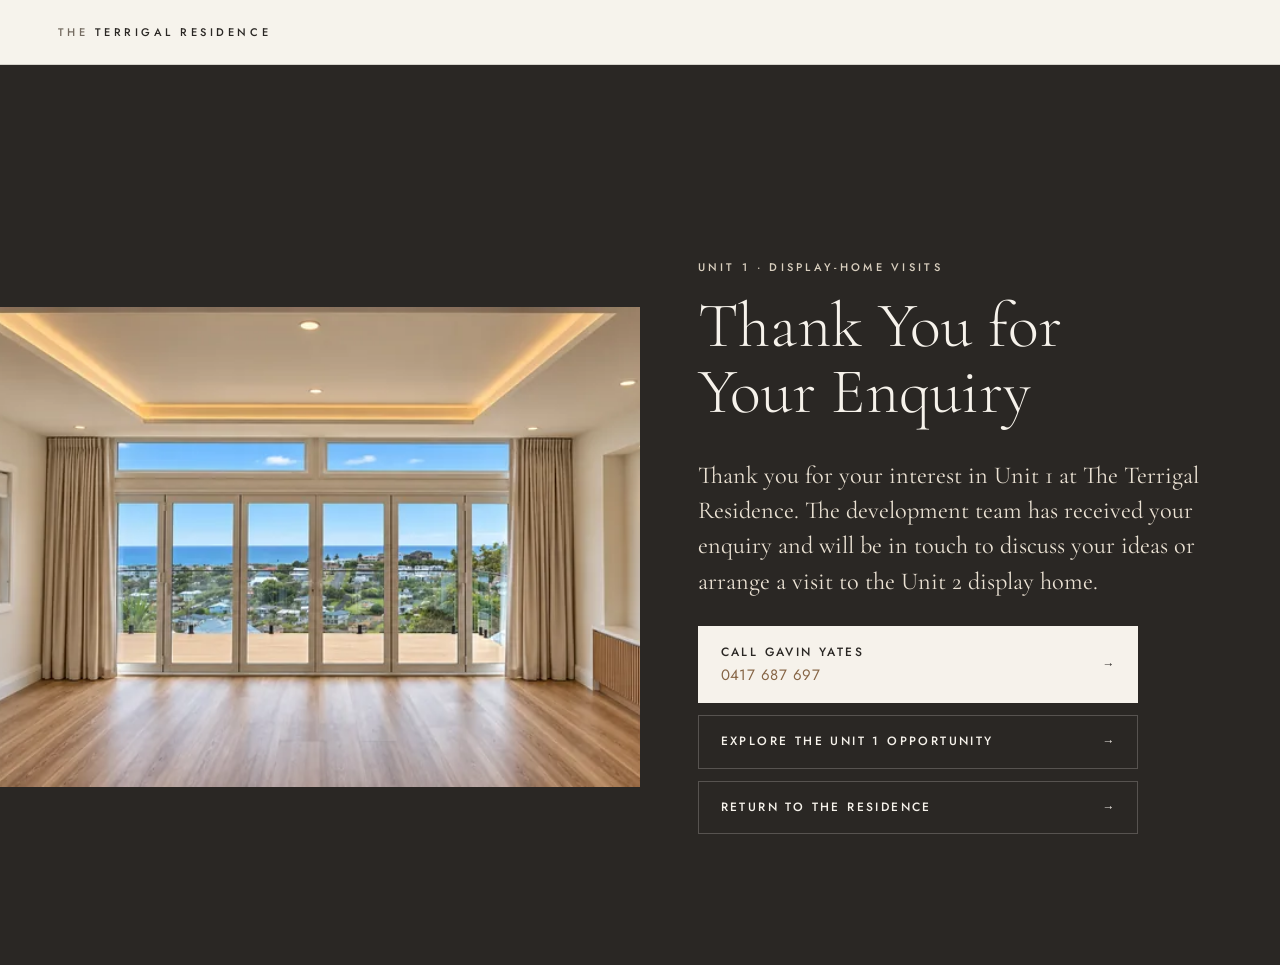
<file: thank-you/index.html>
<!doctype html>
<html lang="en-AU">
<head>
  <meta charset="utf-8">
  <meta name="viewport" content="width=device-width, initial-scale=1">
  <title>Thank You for Your Enquiry | The Terrigal Residence</title>
  <!-- Kept out of search results, and deliberately left out of sitemap.xml -->
  <meta name="robots" content="noindex, nofollow">
  <meta name="theme-color" content="#2A2724">
  <link rel="icon" href="../favicon.ico" sizes="48x48">
  <link rel="icon" href="../assets/img/favicon.svg" type="image/svg+xml">
  <link rel="preload" href="../assets/fonts/cormorant-garamond-latin.woff2" as="font" type="font/woff2" crossorigin>
  <link rel="preload" href="../assets/fonts/cormorant-garamond-italic-latin.woff2" as="font" type="font/woff2" crossorigin>
  <link rel="preload" href="../assets/fonts/jost-latin.woff2" as="font" type="font/woff2" crossorigin>
  <link rel="stylesheet" href="../assets/css/style.css?v=20261115-unit1">
  <style>
    .thanks { min-height: 100vh; min-height: 100dvh; padding-top: var(--header-h); }
    .thanks h1 { color: var(--ivory); font-size: clamp(2.6rem, 5vw, 4.4rem); line-height: 1.04; margin-bottom: .5em; text-wrap: balance; }
    .thanks .plate img { aspect-ratio: 4 / 3; object-fit: cover; width: 100%; }
  </style>
  <!-- Settings, then the Google tag (Google Ads AW-10939426204 + GA4 G-EKYEZEPNP2). tracking.js installs the standard
       gtag.js snippet with consent defaults and the visitor opt-out, once per page. -->
  <script src="../assets/js/site-config.js?v=20261115-gavin"></script>
  <script src="../assets/js/tracking.js"></script>
</head>
<body>
  <header class="site-header is-scrolled">
    <div class="site-header__inner">
      <a class="wordmark" href="../"><span class="wordmark__the">The</span> Terrigal Residence</a>
    </div>
  </header>

  <main id="main" class="inspections thanks">
    <figure class="plate inspections__plate">
      <img src="../assets/img/photos/terrigal-ocean-view-living-room-960.webp"
           srcset="../assets/img/photos/terrigal-ocean-view-living-room-480.webp 480w, ../assets/img/photos/terrigal-ocean-view-living-room-720.webp 720w, ../assets/img/photos/terrigal-ocean-view-living-room-960.webp 960w, ../assets/img/photos/terrigal-ocean-view-living-room-1672.webp 1672w"
           sizes="(min-width: 900px) 50vw, 100vw" width="1672" height="941" decoding="async"
           alt="Ocean-view living room at The Terrigal Residence, with a coffered ceiling and full-width glazed doors">
    </figure>
    <div class="inspections__text">
      <p class="eyebrow">Unit 1 · Display-Home Visits</p>
      <h1>Thank You for Your Enquiry</h1>
      <p class="lede">Thank you for your interest in Unit 1 at The Terrigal Residence. The development team has received your enquiry and will be in touch to discuss your ideas or arrange a visit to the Unit 2 display home.</p>
      <div class="contact-actions">
        <a class="btn btn--primary" href="tel:+61417687697"><span class="btn__stack"><span>Call Gavin Yates</span><span class="btn__detail">0417 687 697</span></span></a><a class="btn" href="../#listing">Explore the Unit 1 Opportunity</a>
        <a class="btn" href="../">Return to The Residence</a>
      </div>
    </div>
  </main>

  <script>
    // Count the enquiry conversion only when the form left a one-time token after the form
    // provider confirmed delivery. The token is removed straight away, so reloading this page
    // or visiting it directly counts nothing. It's also sent as the transaction ID, so Google
    // Ads discards any duplicate.
    (function () {
      var token = null;
      try { token = sessionStorage.getItem('tr-enquiry'); sessionStorage.removeItem('tr-enquiry'); } catch (e) { /* storage blocked */ }
      if (token && window.TR_TRACKING) window.TR_TRACKING.track('enquiry', 'generate_lead', { transactionId: token });
    })();
  </script>
</body>
</html>
</file>
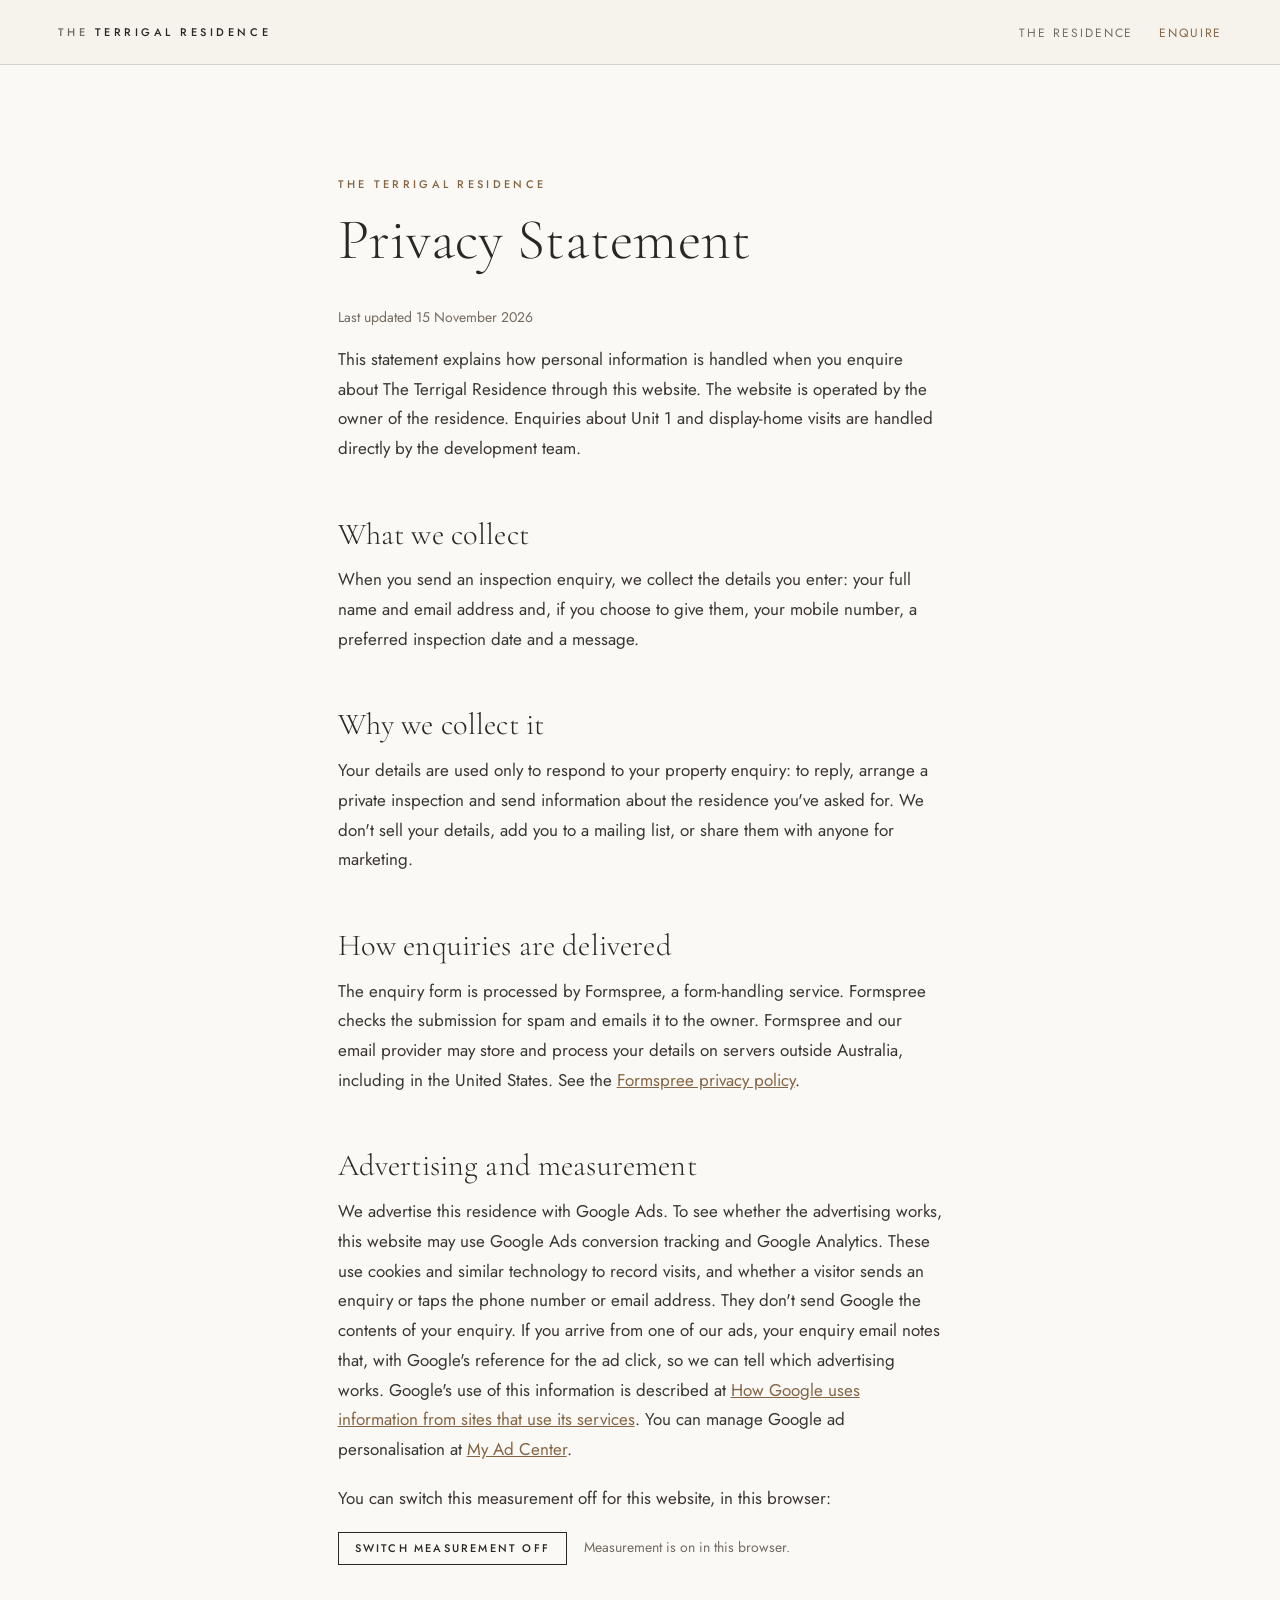
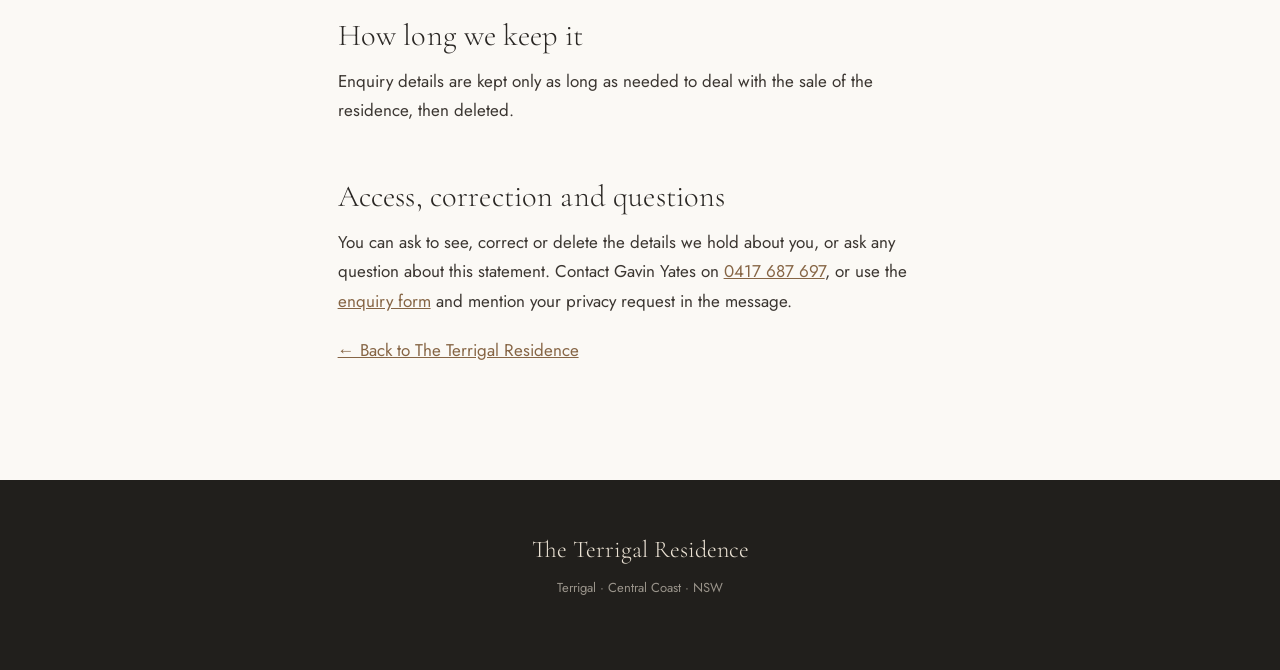
<file: privacy.html>
<!doctype html>
<html lang="en-AU">
<head>
  <meta charset="utf-8">
  <meta name="viewport" content="width=device-width, initial-scale=1">
  <title>Privacy Statement | The Terrigal Residence</title>
  <meta name="description" content="How enquiry details sent through The Terrigal Residence website are collected, used and kept.">
  <link rel="canonical" href="https://terrigalhousesforsale.com.au/privacy.html">
  <meta name="theme-color" content="#F6F2EB">
  <link rel="icon" href="favicon.ico" sizes="48x48">
  <link rel="icon" href="assets/img/favicon.svg" type="image/svg+xml">
  <link rel="preload" href="assets/fonts/cormorant-garamond-latin.woff2" as="font" type="font/woff2" crossorigin>
  <link rel="preload" href="assets/fonts/cormorant-garamond-italic-latin.woff2" as="font" type="font/woff2" crossorigin>
  <link rel="preload" href="assets/fonts/jost-latin.woff2" as="font" type="font/woff2" crossorigin>
  <link rel="stylesheet" href="assets/css/style.css?v=20261115-unit1">
  <style>
    .legal { max-width: 720px; margin: 0 auto; padding: calc(var(--header-h) + 48px) var(--gutter) 96px; }
    .legal h1 { font-size: clamp(2.3rem, 4.6vw, 3.6rem); line-height: 1.05; margin-bottom: .6em; }
    .legal h2 { font-size: clamp(1.5rem, 2.4vw, 1.9rem); margin: 1.8em 0 .5em; }
    .legal a { color: var(--bronze); }
    .legal ul { padding-left: 1.2em; margin: 0 0 1.1em; }
    .legal .updated { color: var(--muted); font-size: 14px; }
    .optout__btn { background: none; border: 1px solid var(--charcoal); padding: 10px 16px; cursor: pointer;
                   font: 500 11px/1 var(--sans); letter-spacing: .2em; text-transform: uppercase; color: var(--charcoal); margin-right: 12px; }
    .optout__btn:hover { background: var(--charcoal); color: var(--ivory); }
    #optout-state { font-size: 14px; color: var(--muted); }
  </style>
  <!-- Settings, then the Google tag (Google Ads AW-10939426204 + GA4 G-EKYEZEPNP2). tracking.js installs the standard
       gtag.js snippet with consent defaults and the visitor opt-out, once per page. -->
  <script src="assets/js/site-config.js?v=20261115-gavin"></script>
  <script src="assets/js/tracking.js"></script>
</head>
<body>
  <header class="site-header is-scrolled">
    <div class="site-header__inner">
      <a class="wordmark" href="./"><span class="wordmark__the">The</span> Terrigal Residence</a>
      <nav class="nav" aria-label="Site">
        <ul class="nav__list">
          <li><a href="./">The Residence</a></li>
          <li><a class="nav__enquire" href="./#inspections">Enquire</a></li>
        </ul>
      </nav>
    </div>
  </header>

  <main class="legal" id="main">
    <p class="eyebrow">The Terrigal Residence</p>
    <h1>Privacy Statement</h1>
    <p class="updated">Last updated 15 November 2026</p>

    <p>This statement explains how personal information is handled when you enquire about The Terrigal Residence through this website. The website is operated by the owner of the residence. Enquiries about Unit 1 and display-home visits are handled directly by the development team.</p>

    <h2>What we collect</h2>
    <p>When you send an inspection enquiry, we collect the details you enter: your full name and email address and, if you choose to give them, your mobile number, a preferred inspection date and a message.</p>

    <h2>Why we collect it</h2>
    <p>Your details are used only to respond to your property enquiry: to reply, arrange a private inspection and send information about the residence you've asked for. We don't sell your details, add you to a mailing list, or share them with anyone for marketing.</p>

    <h2>How enquiries are delivered</h2>
    <p>The enquiry form is processed by Formspree, a form-handling service. Formspree checks the submission for spam and emails it to the owner. Formspree and our email provider may store and process your details on servers outside Australia, including in the United States. See the <a href="https://formspree.io/legal/privacy-policy" rel="noopener">Formspree privacy policy</a>.</p>

    <h2>Advertising and measurement</h2>
    <p>We advertise this residence with Google Ads. To see whether the advertising works, this website may use Google Ads conversion tracking and Google Analytics. These use cookies and similar technology to record visits, and whether a visitor sends an enquiry or taps the phone number or email address. They don't send Google the contents of your enquiry. If you arrive from one of our ads, your enquiry email notes that, with Google's reference for the ad click, so we can tell which advertising works. Google's use of this information is described at <a href="https://policies.google.com/technologies/partner-sites" rel="noopener">How Google uses information from sites that use its services</a>. You can manage Google ad personalisation at <a href="https://myadcenter.google.com" rel="noopener">My Ad Center</a>.</p>
    <p>You can switch this measurement off for this website, in this browser:</p>
    <p class="optout"><button type="button" class="optout__btn" id="optout" hidden></button> <span id="optout-state" role="status"></span></p>
    <noscript><p>Measurement can't run without JavaScript, so it is already off in this browser.</p></noscript>

    <h2>How long we keep it</h2>
    <p>Enquiry details are kept only as long as needed to deal with the sale of the residence, then deleted.</p>

    <h2>Access, correction and questions</h2>
    <p>You can ask to see, correct or delete the details we hold about you, or ask any question about this statement. Contact Gavin Yates on <a href="tel:+61417687697">0417 687 697</a>, or use the <a href="./#enquiry">enquiry form</a> and mention your privacy request in the message.</p>

    <p><a href="./">← Back to The Terrigal Residence</a></p>
  </main>

  <footer class="site-footer">
    <p class="site-footer__name">The Terrigal Residence</p>
    <p>Terrigal · Central Coast · NSW</p>
  </footer>

  <script>
    // Opt-out switch for Google Ads and Analytics measurement on this website (kept in this browser)
    (function () {
      var t = window.TR_TRACKING, btn = document.getElementById('optout'), st = document.getElementById('optout-state');
      if (!t) return;
      function show() {
        var off = t.optedOut();
        btn.textContent = off ? 'Switch measurement back on' : 'Switch measurement off';
        st.textContent = off ? 'Measurement is off in this browser.' : 'Measurement is on in this browser.';
      }
      btn.hidden = false;
      btn.addEventListener('click', function () { t.setOptOut(!t.optedOut()); show(); });
      show();
    })();
  </script>
</body>
</html>
</file>
<file: assets/css/style.css>
/* =====================================================================
   THE TERRIGAL RESIDENCE
   Palette and type are set once here; change a token to restyle the site.
   ===================================================================== */
/* Fonts: Cormorant Garamond and Jost (SIL Open Font License), latin subset from Google Fonts,
   served from this site so they arrive with the page. Variable fonts: one file covers 300 to 500. */
@font-face { font-family: "Cormorant Garamond"; font-style: normal; font-weight: 300 500; font-display: swap;
  src: url("../fonts/cormorant-garamond-latin.woff2") format("woff2"); unicode-range: U+0000-00FF, U+0131, U+0152-0153, U+02BB-02BC, U+02C6, U+02DA, U+02DC, U+0304, U+0308, U+0329, U+2000-206F, U+20AC, U+2122, U+2191, U+2193, U+2212, U+2215, U+FEFF, U+FFFD; }
@font-face { font-family: "Cormorant Garamond"; font-style: italic; font-weight: 300 400; font-display: swap;
  src: url("../fonts/cormorant-garamond-italic-latin.woff2") format("woff2"); unicode-range: U+0000-00FF, U+0131, U+0152-0153, U+02BB-02BC, U+02C6, U+02DA, U+02DC, U+0304, U+0308, U+0329, U+2000-206F, U+20AC, U+2122, U+2191, U+2193, U+2212, U+2215, U+FEFF, U+FFFD; }
@font-face { font-family: "Jost"; font-style: normal; font-weight: 300 500; font-display: swap;
  src: url("../fonts/jost-latin.woff2") format("woff2"); unicode-range: U+0000-00FF, U+0131, U+0152-0153, U+02BB-02BC, U+02C6, U+02DA, U+02DC, U+0304, U+0308, U+0329, U+2000-206F, U+20AC, U+2122, U+2191, U+2193, U+2212, U+2215, U+FEFF, U+FFFD; }

:root {
  --warm-white: #FBF9F5;
  --ivory: #F6F2EB;
  --sand: #EAE1D3;
  --limestone: #D9CFBF;
  --oak: #A9845A;
  --bronze: #866545;
  --charcoal: #2A2724;
  --ink: #3B3631;
  --muted: #746B61;
  --line: rgba(42, 39, 36, .16);
  --line-light: rgba(246, 242, 235, .22);

  --serif: "Cormorant Garamond", "Iowan Old Style", Georgia, serif;
  --sans: "Jost", "Helvetica Neue", Arial, sans-serif;

  --gutter: clamp(16px, 4.5vw, 72px);
  --max: 1300px;
  --section: clamp(88px, 13vw, 200px);
  --header-h: 64px;
  --ease: cubic-bezier(.2, .7, .2, 1);
}

*, *::before, *::after { box-sizing: border-box; }
html { scroll-behavior: smooth; scroll-padding-top: var(--header-h); -webkit-text-size-adjust: 100%; }
body {
  margin: 0;
  background: var(--warm-white);
  color: var(--ink);
  font: 400 17px/1.75 var(--sans);
  -webkit-font-smoothing: antialiased;
  overflow-x: hidden;
}
img { display: block; max-width: 100%; height: auto; }
button { font: inherit; color: inherit; }
a { color: inherit; }
:focus-visible { outline: 1px solid var(--bronze); outline-offset: 4px; }

.skip {
  position: absolute; left: 16px; top: -100px; z-index: 100;
  background: var(--charcoal); color: var(--ivory); padding: 10px 16px; text-decoration: none;
}
.skip:focus { top: 12px; }

/* ---------- Type ---------- */
h1, h2, h3 { font-family: var(--serif); font-weight: 300; color: var(--charcoal); margin: 0; letter-spacing: .005em; }
h2 { font-size: clamp(2.3rem, 4.6vw, 4.1rem); line-height: 1.04; margin-bottom: .55em; text-wrap: balance; }
.lede { text-wrap: pretty; }
p { margin: 0 0 1.1em; }
.eyebrow {
  font: 500 11px/1.4 var(--sans);
  letter-spacing: .3em; text-transform: uppercase; color: var(--bronze);
  margin-bottom: 1.6em;
}
.lede {
  font-family: var(--serif); font-weight: 400;
  font-size: clamp(1.3rem, 1.9vw, 1.62rem); line-height: 1.45; color: var(--charcoal);
}
.pull {
  font-family: var(--serif); font-style: italic; font-weight: 300;
  font-size: clamp(1.5rem, 2.4vw, 2rem); color: var(--bronze);
  border-top: 1px solid var(--line); padding-top: .8em; margin-top: 1.6em;
}

/* ---------- Header & menu ---------- */
.site-header {
  position: sticky; top: 0; z-index: 40;
  background: rgba(246, 242, 235, .92);
  backdrop-filter: blur(10px); -webkit-backdrop-filter: blur(10px);
  border-bottom: 1px solid transparent;
  transition: border-color .4s var(--ease);
}
.site-header.is-scrolled { border-bottom-color: var(--line); }
.site-header__inner {
  height: var(--header-h); padding: 0 var(--gutter);
  display: flex; align-items: center; justify-content: space-between; gap: 24px;
}
.wordmark {
  font: 500 11px/1 var(--sans); letter-spacing: .32em; text-transform: uppercase;
  text-decoration: none; color: var(--charcoal); white-space: nowrap;
}
.wordmark__the { color: var(--muted); }
.nav__list { list-style: none; display: flex; gap: clamp(16px, 2vw, 32px); margin: 0; padding: 0; }
.nav__list a {
  font: 400 12px/1 var(--sans); letter-spacing: .16em; text-transform: uppercase;
  text-decoration: none; color: var(--muted); padding: 8px 0; position: relative;
  transition: color .3s;
}
.nav__list a::after {
  content: ""; position: absolute; left: 0; right: 0; bottom: 2px; height: 1px;
  background: currentColor; transform: scaleX(0); transform-origin: left; transition: transform .4s var(--ease);
}
.nav__list a:hover, .nav__list a.is-active { color: var(--charcoal); }
.nav__list a:hover::after, .nav__list a.is-active::after { transform: scaleX(1); }
.nav__list .nav__enquire { color: var(--bronze); }

.menu-toggle {
  display: none; background: none; border: 0; padding: 10px 0; cursor: pointer;
  font: 500 11px/1 var(--sans); letter-spacing: .3em; text-transform: uppercase;
}
.menu {
  position: fixed; inset: var(--header-h) 0 0 0; z-index: 39;
  background: var(--ivory); padding: 32px var(--gutter); overflow-y: auto;
}
.menu__list { list-style: none; margin: 0; padding: 0; }
.menu__list a {
  display: flex; gap: 18px; align-items: baseline; padding: 14px 0;
  border-bottom: 1px solid var(--line); text-decoration: none;
  font: 300 1.7rem/1.2 var(--serif); color: var(--charcoal);
}
.menu__list span { font: 400 11px/1 var(--sans); letter-spacing: .2em; color: var(--bronze); min-width: 22px; }

@media (max-width: 1080px) {
  .nav { display: none; }
  .menu-toggle { display: block; }
}

/* ---------- Plates (photographs) ---------- */
.plate { margin: 0; }
.plate__btn {
  display: block; width: 100%; padding: 0; border: 0; background: var(--sand);
  cursor: zoom-in; overflow: hidden;
}
.plate__btn img { width: 100%; transition: transform 1.4s var(--ease), opacity .6s; }
.plate__btn:hover img { transform: scale(1.012); }
.plate figcaption {
  display: flex; gap: 14px; align-items: baseline; flex-wrap: wrap;
  margin-top: 14px; font-size: 13px; line-height: 1.5; color: var(--muted);
}
.plate__no { font-size: 10px; letter-spacing: .24em; text-transform: uppercase; color: var(--bronze); white-space: nowrap; }
.plate--bleed figcaption, .plate--hero figcaption { padding: 0 var(--gutter); }

/* ---------- 01 Arrival ---------- */
.arrival { position: relative; background: var(--ivory); }
.masthead {
  display: grid; grid-template-columns: auto 1fr; align-items: end; gap: 32px;
  padding: clamp(20px, 4.5vh, 56px) var(--gutter) clamp(20px, 3.6vh, 40px);
}
.masthead__title {
  font-size: clamp(2.9rem, 5.6vw, 6.4rem); line-height: .95; font-weight: 300; letter-spacing: -.012em;
  white-space: nowrap;
}
.masthead__aside { justify-self: end; text-align: right; padding-bottom: .6em; }
.masthead__headline {
  font: italic 300 clamp(1.25rem, 2.1vw, 1.9rem)/1.25 var(--serif); color: var(--charcoal); margin-bottom: .7em;
}
.masthead__place { font: 500 11px/1 var(--sans); letter-spacing: .32em; text-transform: uppercase; color: var(--bronze); margin: 0; }
.keyfacts {
  display: flex; flex-wrap: wrap; justify-content: space-between; align-items: center; gap: 12px 40px;
  margin: 0 var(--gutter); padding: 14px 0 16px; border-top: 1px solid var(--line);
}
.keyfacts__list {
  list-style: none; margin: 0; padding: 0; display: flex; flex-wrap: wrap; row-gap: 4px;
  font: 500 10.5px/1.7 var(--sans); letter-spacing: .2em; text-transform: uppercase; color: var(--ink);
}
.keyfacts__list li + li::before { content: "·"; margin: 0 .85em; color: var(--bronze); }
.keyfacts__cta {
  font: 500 11px/1 var(--sans); letter-spacing: .2em; text-transform: uppercase; color: var(--charcoal);
  text-decoration: none; border-bottom: 1px solid var(--bronze); padding-bottom: 6px; white-space: nowrap;
}
.keyfacts__cta::after { content: "→"; margin-left: 10px; letter-spacing: 0; display: inline-block; transition: transform .4s var(--ease); }
.keyfacts__cta:hover { color: var(--bronze); }
.keyfacts__cta:hover::after { transform: translateX(4px); }
.plate--hero .plate__btn { background: var(--sand); }
.plate--hero figcaption { padding-bottom: 18px; }
.scroll-cue {
  position: absolute; right: var(--gutter); bottom: 22px;
  display: flex; align-items: center; gap: 12px; text-decoration: none;
  font: 500 10px/1 var(--sans); letter-spacing: .3em; text-transform: uppercase; color: var(--muted);
}
.scroll-cue i { display: block; width: 1px; height: 34px; background: var(--line); position: relative; overflow: hidden; }
.scroll-cue i::after {
  content: ""; position: absolute; left: 0; top: -40%; width: 1px; height: 40%; background: var(--bronze);
  animation: cue 2.6s var(--ease) infinite;
}
@keyframes cue { to { top: 100%; } }

@media (max-width: 1080px) {
  .masthead { grid-template-columns: 1fr; gap: 18px; }
  .masthead__title { font-size: clamp(2.9rem, 9vw, 6rem); }
  .masthead__aside { justify-self: start; text-align: left; padding: 0; }
}
@media (max-width: 760px) {
  .masthead__title { white-space: normal; font-size: clamp(2.9rem, 13vw, 4.6rem); }
  .keyfacts { gap: 12px; padding: 12px 0 14px; }
  .keyfacts__list { display: grid; grid-template-columns: 1fr 1fr; gap: 2px 16px; font-size: 10px; letter-spacing: .16em; }
  .keyfacts__list li + li::before { content: none; }
  .keyfacts__list li:nth-child(3) { grid-column: 1 / -1; }
  .keyfacts__cta { padding: 13px 0 7px; }
  .scroll-cue { display: none; }
}

/* ---------- Sections ---------- */
.section { padding: var(--section) var(--gutter) 0; }
.section-head { max-width: var(--max); margin: 0 auto clamp(40px, 6vw, 88px); }
.section-head--center { text-align: center; max-width: 820px; }
.section-head__sub { color: var(--muted); }
.section-head--split {
  display: grid; grid-template-columns: 1fr 1fr; gap: clamp(32px, 6vw, 110px); align-items: end;
}
.section-head--split h2 { margin-bottom: 0; }
.section-head--split .lede { margin-top: 0; }

.plate--wide { max-width: var(--max); margin: 0 auto; }
.plate--bleed { margin: 0 calc(var(--gutter) * -1); }
.plate--bleed .plate__btn img { width: 100%; }

/* 02 Residence */
.residence__grid {
  max-width: var(--max); margin: 0 auto;
  display: grid; grid-template-columns: 1fr 1fr; gap: clamp(40px, 8vw, 130px); align-items: center;
}
.residence__text { max-width: 500px; }
.residence__levels {
  display: grid; margin-top: 2.4em; border-top: 1px solid var(--line);
  font: 500 10px/1 var(--sans); letter-spacing: .3em; text-transform: uppercase; color: var(--muted);
}
.residence__levels span { padding: 14px 0; border-bottom: 1px solid var(--line); }

/* 03 Outlook */
.outlook__pair {
  max-width: var(--max); margin: clamp(56px, 9vw, 140px) auto 0;
  display: grid; grid-template-columns: 5fr 7fr; gap: clamp(32px, 6vw, 96px); align-items: start;
}
.outlook__text { padding-top: clamp(0px, 6vw, 90px); }
.plate--offset { margin-right: calc(var(--gutter) * -1); }
.plate--offset figcaption { padding-right: var(--gutter); }

/* 04 Living */
.living__pair {
  max-width: var(--max); margin: clamp(56px, 9vw, 140px) auto 0;
  display: grid; grid-template-columns: 5fr 6fr; gap: clamp(36px, 8vw, 130px); align-items: center;
}
.living__plate { max-width: 500px; }
.materials { list-style: none; margin: 2em 0 0; padding: 0; border-top: 1px solid var(--line); }
.materials li {
  padding: 13px 0; border-bottom: 1px solid var(--line);
  font-size: 12px; letter-spacing: .18em; text-transform: uppercase; color: var(--muted);
}

/* 05 Retreats */
.retreats { background: var(--ivory); padding-bottom: 0; margin-top: var(--section); }
.retreats__bedroom { margin-bottom: clamp(88px, 13vw, 200px); }
.retreats__grid {
  max-width: var(--max); margin: 0 auto clamp(64px, 10vw, 150px);
  display: grid; grid-template-columns: 6fr 5fr; gap: clamp(36px, 8vw, 130px); align-items: center;
}
.retreats__text { max-width: 480px; justify-self: end; }
/* sub-heading of section 05, styled to match the section headings */
.retreats__title { font-size: clamp(2.3rem, 4.6vw, 4.1rem); line-height: 1.04; margin-bottom: .55em; text-wrap: balance; }
.retreats__plate { max-width: 520px; }
.retreats .plate--bleed { padding-bottom: clamp(24px, 3vw, 40px); }

/* 06 Connected */
.triptych {
  max-width: var(--max); margin: 0 auto;
  display: grid; grid-template-columns: repeat(3, 1fr); gap: clamp(16px, 2.6vw, 40px); align-items: start;
}
.triptych__b { margin-top: clamp(0px, 9vw, 140px); }
.triptych__c { margin-top: clamp(0px, 4.5vw, 70px); }
.triptych__a figcaption { color: var(--charcoal); }

/* 07 Details */
.details__grid {
  max-width: var(--max); margin: 0 auto;
  display: grid; grid-template-columns: 4fr 6fr; gap: clamp(28px, 5vw, 80px) clamp(36px, 7vw, 110px);
}
.details__laundry { grid-row: span 2; }
.details__index { align-self: end; }
.details__intro { color: var(--muted); font-size: 15px; max-width: 420px; }
.index { list-style: none; margin: 0; padding: 0; border-top: 1px solid var(--line); counter-reset: idx; }
.index li { counter-increment: idx; border-bottom: 1px solid var(--line); }
.index button {
  width: 100%; display: grid; grid-template-columns: 34px 1fr auto; align-items: baseline; gap: 12px;
  background: none; border: 0; padding: 15px 0; text-align: left; cursor: pointer;
}
.index button::before { content: counter(idx, decimal-leading-zero); font-size: 10px; letter-spacing: .2em; color: var(--bronze); }
.index__name { font: 400 1.35rem/1.2 var(--serif); color: var(--charcoal); transition: color .3s, transform .4s var(--ease); }
.index__ref { font-size: 10px; letter-spacing: .2em; text-transform: uppercase; color: var(--muted); }
.index button:hover .index__name { color: var(--bronze); transform: translateX(6px); }
.details__courtyard { align-self: start; }

/* 08 Glance */
.glance { background: var(--warm-white); }
.specs {
  max-width: 1100px; margin: 0 auto;
  display: grid; grid-template-columns: repeat(3, 1fr);
  border-top: 1px solid var(--line);
}
.specs > div {
  padding: clamp(28px, 4vw, 48px) clamp(12px, 2vw, 28px);
  border-bottom: 1px solid var(--line); text-align: center;
}
.specs > div:not(:nth-child(3n)) { border-right: 1px solid var(--line); }
.specs dt { order: 2; margin-top: 4px; font-size: 11px; letter-spacing: .26em; text-transform: uppercase; color: var(--muted); }
.specs dd { order: 1; margin: 0 0 12px; font: 300 clamp(2.6rem, 5vw, 4.4rem)/1 var(--serif); color: var(--charcoal); }
.specs dd.is-text { font-size: clamp(1.9rem, 3.4vw, 3rem); line-height: 1.24; }
.specs > div { display: flex; flex-direction: column; align-items: center; }
.specs__note { text-align: center; color: var(--muted); font-size: 13px; margin-top: 22px; }
.specs__note sup, .specs dt sup { color: var(--bronze); }

/* Buyer questions, under the specifications */
.faq { max-width: 1100px; margin: clamp(64px, 9vw, 120px) auto 0; display: grid; grid-template-columns: 4fr 7fr; gap: clamp(24px, 5vw, 80px); }
.faq__title { font-size: clamp(1.9rem, 3.2vw, 2.8rem); line-height: 1.1; }
.faq__list { margin: 0; border-top: 1px solid var(--line); }
.faq__list > div { padding: 22px 0; border-bottom: 1px solid var(--line); }
.faq__list dt { font: 400 1.35rem/1.25 var(--serif); color: var(--charcoal); margin-bottom: 8px; }
.faq__list dd { margin: 0; font-size: 16px; color: var(--ink); }
.faq__list a { color: var(--bronze); }
@media (max-width: 900px) { .faq { grid-template-columns: minmax(0, 1fr); } }

/* 09 Plans — interactive floor plans */
.fp {
  max-width: var(--max); margin: 0 auto;
  display: grid; grid-template-columns: 220px 1fr; gap: clamp(24px, 4vw, 64px); align-items: start;
}
.fp__levels { position: sticky; top: calc(var(--header-h) + 24px); }
.fp__levels-title { font-size: 10px; letter-spacing: .3em; text-transform: uppercase; color: var(--bronze); margin-bottom: 14px; }
/* listed bottom-up in the markup (Garage first); shown stacked like the building, Garage at the foot */
.fp__list { list-style: none; margin: 0; padding: 0; border-top: 1px solid var(--line); display: flex; flex-direction: column-reverse; }
.fp__item { border-bottom: 1px solid var(--line); }
.fp__item--drawing { margin-bottom: 22px; }
.fp__item:has(+ .fp__item--drawing) { border-top: 1px solid var(--line); }
.fp__item button {
  width: 100%; display: flex; justify-content: space-between; align-items: baseline; gap: 12px;
  background: none; border: 0; padding: 15px 0 15px 16px; text-align: left; cursor: pointer; position: relative;
}
.fp__item button::before {
  content: ""; position: absolute; left: 0; top: 50%; width: 6px; height: 1px; background: var(--limestone);
  transition: width .4s var(--ease), background .3s;
}
.fp__item-name { font: 400 1.3rem/1.2 var(--serif); color: var(--muted); transition: color .3s; }
.fp__item-rl { font-size: 10px; letter-spacing: .14em; color: var(--muted); white-space: nowrap; }
.fp__item button:hover .fp__item-name { color: var(--charcoal); }
.fp__item button[aria-pressed="true"] .fp__item-name { color: var(--charcoal); }
.fp__item button[aria-pressed="true"]::before { width: 10px; background: var(--bronze); }

.fp__main { min-width: 0; }
.fp__head { display: flex; justify-content: space-between; align-items: end; gap: 20px; flex-wrap: wrap; margin-bottom: 16px; }
.fp__rl { font-size: 10px; letter-spacing: .26em; text-transform: uppercase; color: var(--bronze); margin: 0 0 6px; }
.fp__name { font-size: clamp(1.8rem, 3vw, 2.6rem); line-height: 1.05; }
.fp__tools { display: flex; gap: 6px; flex-wrap: wrap; }
.fp__tool {
  min-width: 40px; height: 40px; padding: 0 12px; display: inline-flex; align-items: center; justify-content: center;
  border: 1px solid var(--line); background: var(--warm-white); color: var(--charcoal); cursor: pointer;
  font: 400 18px/1 var(--sans); text-decoration: none; transition: background .3s, border-color .3s;
}
.fp__tool--text { font-size: 10px; letter-spacing: .2em; text-transform: uppercase; }
.fp__tool:hover { background: var(--ivory); border-color: var(--limestone); }
.fp__tool[hidden] { display: none; }

.fp__stage {
  position: relative; overflow: hidden; background: #FBF9F5; border: 1px solid var(--line);
  height: min(78vh, 860px); touch-action: pan-y; cursor: default; outline-offset: -1px;
}
.fp__stage.is-wide { height: min(62vh, 640px); }
.fp__stage.is-zoomed { cursor: grab; touch-action: none; }
.fp__stage.is-zoomed:active { cursor: grabbing; }
.fp__canvas { position: absolute; inset: 0; transform-origin: 0 0; will-change: transform; }
.fp__canvas svg { display: block; width: 100%; height: 100%; }
.fp__canvas .plan-label { font-weight: 400; }
.fp__loading { position: absolute; inset: 0; display: grid; place-items: center; margin: 0; color: var(--muted); font-size: 13px; }
.fp__hint {
  position: absolute; left: 50%; top: 14px; transform: translateX(-50%); margin: 0; pointer-events: none;
  font-size: 10px; letter-spacing: .2em; text-transform: uppercase; color: var(--muted);
  background: rgba(251, 249, 245, .9); padding: 6px 12px; white-space: nowrap;
}
.fp__close { display: none; }
.fp__rooms { margin: 16px 0 0; font-size: 11px; letter-spacing: .18em; text-transform: uppercase; color: var(--muted); line-height: 2; }

/* full screen */
.fp.is-full {
  position: fixed; inset: 0; z-index: 95; max-width: none; margin: 0; background: var(--warm-white);
  padding: 20px var(--gutter); grid-template-columns: 200px 1fr; overflow: auto;
}
.fp.is-full .fp__levels { top: 0; }
.fp.is-full .fp__main { display: flex; flex-direction: column; height: calc(100vh - 40px); height: calc(100dvh - 40px); }
.fp.is-full .fp__stage, .fp.is-full .fp__stage.is-wide { flex: 1; height: auto; touch-action: none; }
.fp.is-full .fp__rooms { margin-top: 10px; }

.fp-foot { max-width: var(--max); margin: 28px auto 0; display: grid; grid-template-columns: 220px 1fr; gap: clamp(24px, 4vw, 64px); }
.fp-foot__note { grid-column: 2; margin: 0; max-width: 720px; font-size: 13px; line-height: 1.7; color: var(--muted); }

/* 10 Lifestyle */
.lifestyle { background: var(--sand); margin-top: var(--section); padding-top: 0; padding-bottom: var(--section); }
.lifestyle .plate--bleed figcaption { color: var(--ink); }
.lifestyle__text {
  max-width: var(--max); margin: clamp(48px, 8vw, 120px) auto 0;
  display: grid; grid-template-columns: 5fr 7fr; gap: clamp(28px, 6vw, 100px); align-items: start;
}

/* 11 The listing: a live window onto McGrath's page; the whole window is one link (new tab) */
.listing { padding-bottom: var(--section); }
.listing-window {
  position: relative; max-width: 1100px; margin: 0 auto; padding-bottom: 64px; /* room for the bar */
  border: 1px solid var(--line); background: #fff;
  box-shadow: 0 30px 60px -40px rgba(42, 39, 36, .45);
  transition: box-shadow .4s var(--ease), transform .4s var(--ease);
}
.listing-window:hover { transform: translateY(-3px); box-shadow: 0 40px 70px -40px rgba(42, 39, 36, .55); }
.listing-window__frame { height: clamp(520px, 72vh, 760px); overflow: hidden; }
.listing-window__frame iframe { display: block; width: 100%; height: 100%; border: 0; pointer-events: none; }
/* The link covers the whole window, so any click on it opens the listing */
.listing-window__link {
  position: absolute; inset: 0; display: flex; align-items: flex-end;
  text-decoration: none; color: var(--ivory);
}
.listing-window__cta {
  width: 100%; height: 64px; display: flex; align-items: center; justify-content: center; text-align: center;
  padding: 0 16px; background: var(--charcoal);
  font: 500 12px/1.4 var(--sans); letter-spacing: .2em; text-transform: uppercase;
  transition: letter-spacing .4s var(--ease);
}
.listing-window__link:hover .listing-window__cta { letter-spacing: .24em; }
.listing-window__link:focus-visible { outline: 2px solid var(--bronze); outline-offset: 4px; }
.visually-hidden {
  position: absolute; width: 1px; height: 1px; padding: 0; margin: -1px;
  overflow: hidden; clip: rect(0 0 0 0); white-space: nowrap; border: 0;
}

/* 12 Inspections */
.inspections {
  background: var(--charcoal); color: var(--sand);
  display: grid; grid-template-columns: 1fr 1fr; align-items: center;
}
.inspections__plate .plate__btn { background: #1f1d1b; }
.inspections__plate figcaption { color: rgba(234, 225, 211, .6); padding: 0 var(--gutter) 20px; }
.inspections__plate .plate__no { color: #B89A74; }
.inspections__text { padding: clamp(56px, 8vw, 120px) var(--gutter); max-width: 640px; }
.inspections h2 { color: var(--ivory); }
.inspections .lede { color: var(--sand); }
.inspections .eyebrow { color: var(--limestone); }
.actions { display: grid; gap: 12px; margin: 2.6em 0 1.6em; max-width: 440px; }
.btn {
  display: flex; justify-content: space-between; align-items: center; gap: 16px;
  padding: 18px 22px; border: 1px solid var(--line-light); text-decoration: none;
  font: 500 12px/1.3 var(--sans); letter-spacing: .2em; text-transform: uppercase; color: var(--ivory);
  background: none; cursor: pointer; transition: background .3s, color .3s, border-color .3s;
}
.btn::after { content: "→"; letter-spacing: 0; transition: transform .4s var(--ease); }
.btn:hover { background: var(--ivory); color: var(--charcoal); border-color: var(--ivory); }
.btn:hover::after { transform: translateX(4px); }
.btn--primary { background: var(--ivory); color: var(--charcoal); border-color: var(--ivory); }
.btn--primary:hover { background: var(--sand); }
.btn--pending {
  cursor: not-allowed; color: rgba(234, 225, 211, .55); border-style: dashed; background: none;
  flex-direction: column; align-items: flex-start; gap: 6px;
}
.btn--pending::after { content: none; }
.btn--pending:hover { background: none; color: rgba(234, 225, 211, .55); border-color: var(--line-light); }
.btn__note { font-size: 10px; letter-spacing: .14em; color: #B89A74; text-transform: none; font-weight: 400; letter-spacing: .04em; }

/* Owner's contact card */
.contact-card { margin: 2.4em 0 0; padding: 26px 0; border-top: 1px solid var(--line-light); border-bottom: 1px solid var(--line-light); }
.contact-card p { margin: 0; }
.contact-card__label { font-size: 10px; letter-spacing: .3em; text-transform: uppercase; color: var(--limestone); margin-bottom: 12px !important; }
.contact-card__name { font: 300 1.9rem/1.15 var(--serif); color: var(--ivory); }
.contact-actions { display: grid; gap: 12px; margin-top: 22px; max-width: 440px; }
.btn__stack { display: flex; flex-direction: column; gap: 6px; }
.btn__detail { font: 400 15px/1.2 var(--sans); letter-spacing: .03em; text-transform: none; overflow-wrap: anywhere; }
.btn--primary .btn__detail { color: var(--bronze); }
.btn:not(.btn--primary) .btn__detail { color: var(--sand); }
.btn:not(.btn--primary):hover .btn__detail { color: var(--bronze); }

/* Enquiry form */
.enquiry { margin: 3em 0 0; }
.enquiry__title { color: var(--ivory); font-size: clamp(1.7rem, 2.6vw, 2.2rem); line-height: 1.15; margin-bottom: 1em; }
.enquiry__row { display: grid; grid-template-columns: 1fr 1fr; gap: 0 24px; align-items: end; }
.field { margin-bottom: 20px; }
.field label { display: block; font-size: 10px; letter-spacing: .26em; text-transform: uppercase; color: var(--limestone); margin-bottom: 6px; }
.field__opt { letter-spacing: .06em; text-transform: none; color: rgba(217, 207, 191, .82); margin-left: 6px; }
.field input, .field textarea {
  width: 100%; background: rgba(246, 242, 235, .04); border: 0; border-bottom: 1px solid var(--line-light);
  color: var(--ivory); font: 400 16px/1.5 var(--sans); padding: 10px 12px; border-radius: 0;
  transition: border-color .3s, background .3s;
}
.field textarea { resize: vertical; min-height: 110px; }
.field input:focus, .field textarea:focus { outline: none; border-bottom-color: var(--sand); background: rgba(246, 242, 235, .08); }
.field input:focus-visible, .field textarea:focus-visible { outline: 1px solid var(--oak); outline-offset: 2px; }
.field [aria-invalid="true"] { border-bottom-color: #d9a07a; }
.field textarea::placeholder { color: rgba(217, 207, 191, .45); }
.enquiry__trap { position: absolute; left: -9999px; width: 1px; height: 1px; overflow: hidden; }
.field input[type="date"] { color-scheme: dark; min-height: 47px; }
.enquiry__privacy { font-size: 12px; line-height: 1.6; color: rgba(217, 207, 191, .75); margin: 4px 0 20px; }
.enquiry__privacy a { color: var(--sand); }
.enquiry__submit { width: 100%; max-width: 440px; }
.enquiry__submit:disabled { opacity: .6; }
.enquiry__submit.btn--pending, .enquiry__submit.btn--pending:hover { flex-direction: row; align-items: center; background: none; color: rgba(234, 225, 211, .55); border-color: var(--line-light); opacity: 1; }
.enquiry__status { font-size: 14px; line-height: 1.6; margin: 14px 0 0; min-height: 1.6em; color: var(--limestone); }
.enquiry__status.is-ok { color: var(--ivory); }
.enquiry__status.is-error { color: #e2b393; }
.enquiry__status.is-pending { color: var(--oak); font-size: 12px; }
.inspections .actions { margin-top: 2.6em; }

/* Call / enquire bar: phones only, slides up once past the opening photograph */
.quick-contact { display: none; }
@media (max-width: 760px) {
  .quick-contact {
    position: fixed; left: 0; right: 0; bottom: 0; z-index: 60;
    display: flex; background: rgba(42, 39, 36, .96); -webkit-backdrop-filter: blur(8px); backdrop-filter: blur(8px);
    border-top: 1px solid var(--line-light); padding-bottom: env(safe-area-inset-bottom);
    transform: translateY(110%); transition: transform .45s var(--ease);
  }
  .quick-contact[hidden] { display: none; }
  .quick-contact.is-shown { transform: none; }
  .quick-contact a {
    flex: 1; display: flex; align-items: center; justify-content: center; gap: 10px; min-height: 54px;
    text-decoration: none; color: var(--ivory); font: 500 11px/1 var(--sans); letter-spacing: .22em; text-transform: uppercase;
  }
  .quick-contact a + a { border-left: 1px solid var(--line-light); }
  .quick-contact__num { font: 400 15px/1 var(--sans); letter-spacing: .04em; text-transform: none; color: var(--sand); }
  .quick-contact__call { flex: 1.6 !important; }
  .site-footer { padding-bottom: calc(64px + 54px); }
  .enquiry__row { grid-template-columns: minmax(0, 1fr); }
}
@media (prefers-reduced-motion: reduce) { .quick-contact { transition: none; } }
.text-link {
  background: none; border: 0; padding: 0; cursor: pointer; color: var(--limestone);
  font-size: 12px; letter-spacing: .2em; text-transform: uppercase;
  border-bottom: 1px solid currentColor; padding-bottom: 4px;
}

/* Footer */
.site-footer {
  background: #211F1C; color: rgba(234, 225, 211, .6); text-align: center;
  padding: 56px var(--gutter) 64px; font-size: 13px;
}
.site-footer p { margin: 0 0 .5em; }
.site-footer__name { font: 300 1.5rem/1.2 var(--serif); color: var(--sand); }
.site-footer__links a { color: var(--sand); text-decoration: none; border-bottom: 1px solid var(--line-light); }
.site-footer__fine { max-width: 640px; margin: 1.4em auto 0 !important; font-size: 11px; line-height: 1.7; }

/* ---------- Viewer ---------- */
.viewer {
  position: fixed; inset: 0; z-index: 90; background: rgba(24, 22, 20, .97); color: var(--sand);
  display: grid; grid-template-rows: auto minmax(0, 1fr) auto; height: 100vh; height: 100dvh;
}
.viewer[hidden] { display: none; }
.viewer__bar { display: flex; justify-content: space-between; align-items: center; padding: 14px var(--gutter); }
.viewer__count { margin: 0; font-size: 11px; letter-spacing: .26em; text-transform: uppercase; color: var(--limestone); }
.viewer__close {
  background: none; border: 0; cursor: pointer; padding: 10px 0; color: var(--sand);
  font-size: 11px; letter-spacing: .26em; text-transform: uppercase; display: flex; gap: 10px; align-items: center;
}
.viewer__close span { font-size: 22px; line-height: 1; letter-spacing: 0; }
.viewer__stage { position: relative; display: grid; place-items: center; min-height: 0; padding: 0 clamp(8px, 6vw, 96px); }
.viewer__img {
  max-width: 100%; max-height: calc(100vh - 150px); max-height: calc(100dvh - 150px);
  width: auto; height: auto; object-fit: contain;
  transition: opacity .35s var(--ease); touch-action: pan-y;
}
.viewer__img.is-loading { opacity: 0; }
.viewer__nav {
  position: absolute; top: 50%; transform: translateY(-50%);
  width: 52px; height: 52px; border: 1px solid var(--line-light); border-radius: 50%;
  background: rgba(24, 22, 20, .4); color: var(--sand); cursor: pointer; font-size: 18px;
  transition: background .3s, color .3s;
}
.viewer__nav:hover { background: var(--ivory); color: var(--charcoal); }
.viewer__nav--prev { left: clamp(8px, 2vw, 28px); }
.viewer__nav--next { right: clamp(8px, 2vw, 28px); }
.viewer__caption { text-align: center; margin: 0; padding: 16px var(--gutter) 24px; font: italic 300 1.15rem/1.4 var(--serif); color: var(--sand); }
@media (max-width: 760px) {
  .viewer__nav { top: auto; bottom: 8px; transform: none; width: 46px; height: 46px; }
  .viewer__stage { padding: 0 0 64px; }
  .viewer__img { max-height: calc(100vh - 236px); max-height: calc(100dvh - 236px); }
}

/* ---------- Reveal on scroll (only when JS runs and motion is welcome) ---------- */
.js .reveal { opacity: 0; transform: translateY(26px); transition: opacity 1.1s var(--ease), transform 1.1s var(--ease); }
.js .reveal.is-in { opacity: 1; transform: none; }

@media (prefers-reduced-motion: reduce) {
  html { scroll-behavior: auto; }
  .js .reveal { opacity: 1; transform: none; transition: none; }
  .scroll-cue i::after { animation: none; top: 0; height: 100%; }
  .plate__btn img, .index__name, .btn::after, .viewer__img { transition: none; }
  .plate__btn:hover img { transform: none; }
}

/* ---------- Tablet & phone ---------- */
@media (max-width: 900px) {
  body { font-size: 16px; }
  .residence__grid, .outlook__pair, .living__pair, .retreats__grid,
  .section-head--split, .details__grid, .lifestyle__text, .inspections {
    grid-template-columns: 1fr;
  }
  .residence__text, .retreats__text, .living__plate, .retreats__plate { max-width: none; justify-self: stretch; }
  .outlook__text { padding-top: 0; }
  .plate--offset { margin-right: calc(var(--gutter) * -1); }
  .living__plate { order: 2; }
  .triptych { grid-template-columns: 1fr 1fr; }
  .triptych__a { grid-column: 1 / -1; max-width: 560px; justify-self: center; width: 100%; }
  .triptych__b, .triptych__c { margin-top: 0; }
  .details__laundry { grid-row: auto; }
  .specs { grid-template-columns: 1fr 1fr; }
  .specs > div:not(:nth-child(3n)) { border-right: 0; }
  .specs > div:nth-child(odd) { border-right: 1px solid var(--line); }
  .fp, .fp.is-full, .fp-foot { grid-template-columns: minmax(0, 1fr); }
  .fp__levels, .fp.is-full .fp__levels { position: static; min-width: 0; }
  .fp__levels-title { display: none; }
  .fp__list { display: flex; flex-direction: row; gap: 8px; overflow-x: auto; border: 0; padding-bottom: 4px; scrollbar-width: none; }
  .fp__item, .fp__item--drawing { border: 1px solid var(--line); margin: 0; flex: 0 0 auto; }
  .fp__item button { padding: 10px 14px; flex-direction: column; gap: 2px; }
  .fp__item button::before { display: none; }
  .fp__item button[aria-pressed="true"] { background: var(--charcoal); }
  .fp__item button[aria-pressed="true"] .fp__item-name, .fp__item button[aria-pressed="true"] .fp__item-rl { color: var(--ivory); }
  .fp__item-name { font-size: 1.05rem; }
  .fp__stage { height: min(72vh, 640px); }
  .fp__tools { gap: 4px; }
  .fp__tool { min-width: 36px; height: 36px; padding: 0 9px; }
  .fp__tool--text { font-size: 9px; letter-spacing: .14em; }
  .fp.is-full { padding: 12px 12px 16px; gap: 10px; }
  .fp.is-full .fp__main { height: auto; flex: 1; min-height: 0; }
  .fp.is-full { display: flex; flex-direction: column; overflow-x: hidden; }
  .fp.is-full > * { min-width: 0; max-width: 100%; }
  .fp-foot__note { grid-column: 1; }
  .inspections__plate { max-width: 560px; justify-self: center; width: 100%; padding-top: 24px; }
}
@media (max-width: 520px) {
  .triptych { grid-template-columns: 1fr; }
}

/* Unit 1 opportunity campaign */
.opportunity-banner { margin: 0 var(--gutter) 18px; padding: 20px 24px; background: var(--charcoal); color: var(--ivory); display: flex; gap: 20px; align-items: center; justify-content: space-between; }
.opportunity-banner p { margin: 0; }
.opportunity-banner strong { display: block; font-size: 13px; letter-spacing: .12em; text-transform: uppercase; }
.opportunity-banner p span { display: block; font-size: 15px; }
.opportunity-banner a { font-size: 13px; text-underline-offset: 4px; flex-shrink: 0; }
.display-note { margin: 0 var(--gutter) 24px; max-width: 900px; font-size: 14px; color: var(--muted); }
.opportunity { background: var(--ivory); }
.opportunity-grid { display: grid; grid-template-columns: repeat(3, minmax(0, 1fr)); gap: 32px; max-width: var(--max); margin: 0 auto; }
.opportunity-card { padding-top: 24px; border-top: 1px solid var(--line); }
.opportunity-card h3 { font-size: clamp(1.8rem, 3vw, 2.5rem); line-height: 1.1; margin-bottom: .7em; }
.opportunity-card p:last-child { font-size: 16px; }
.opportunity-foot { max-width: 800px; text-align: center; margin: 40px auto 24px; font-size: 13px; color: var(--muted); }
.opportunity-action { text-align: center; }
@media (max-width: 800px) {
  .opportunity-banner { align-items: flex-start; flex-direction: column; gap: 10px; padding: 18px; }
  .opportunity-grid { grid-template-columns: 1fr; gap: 20px; }
}
</file>
